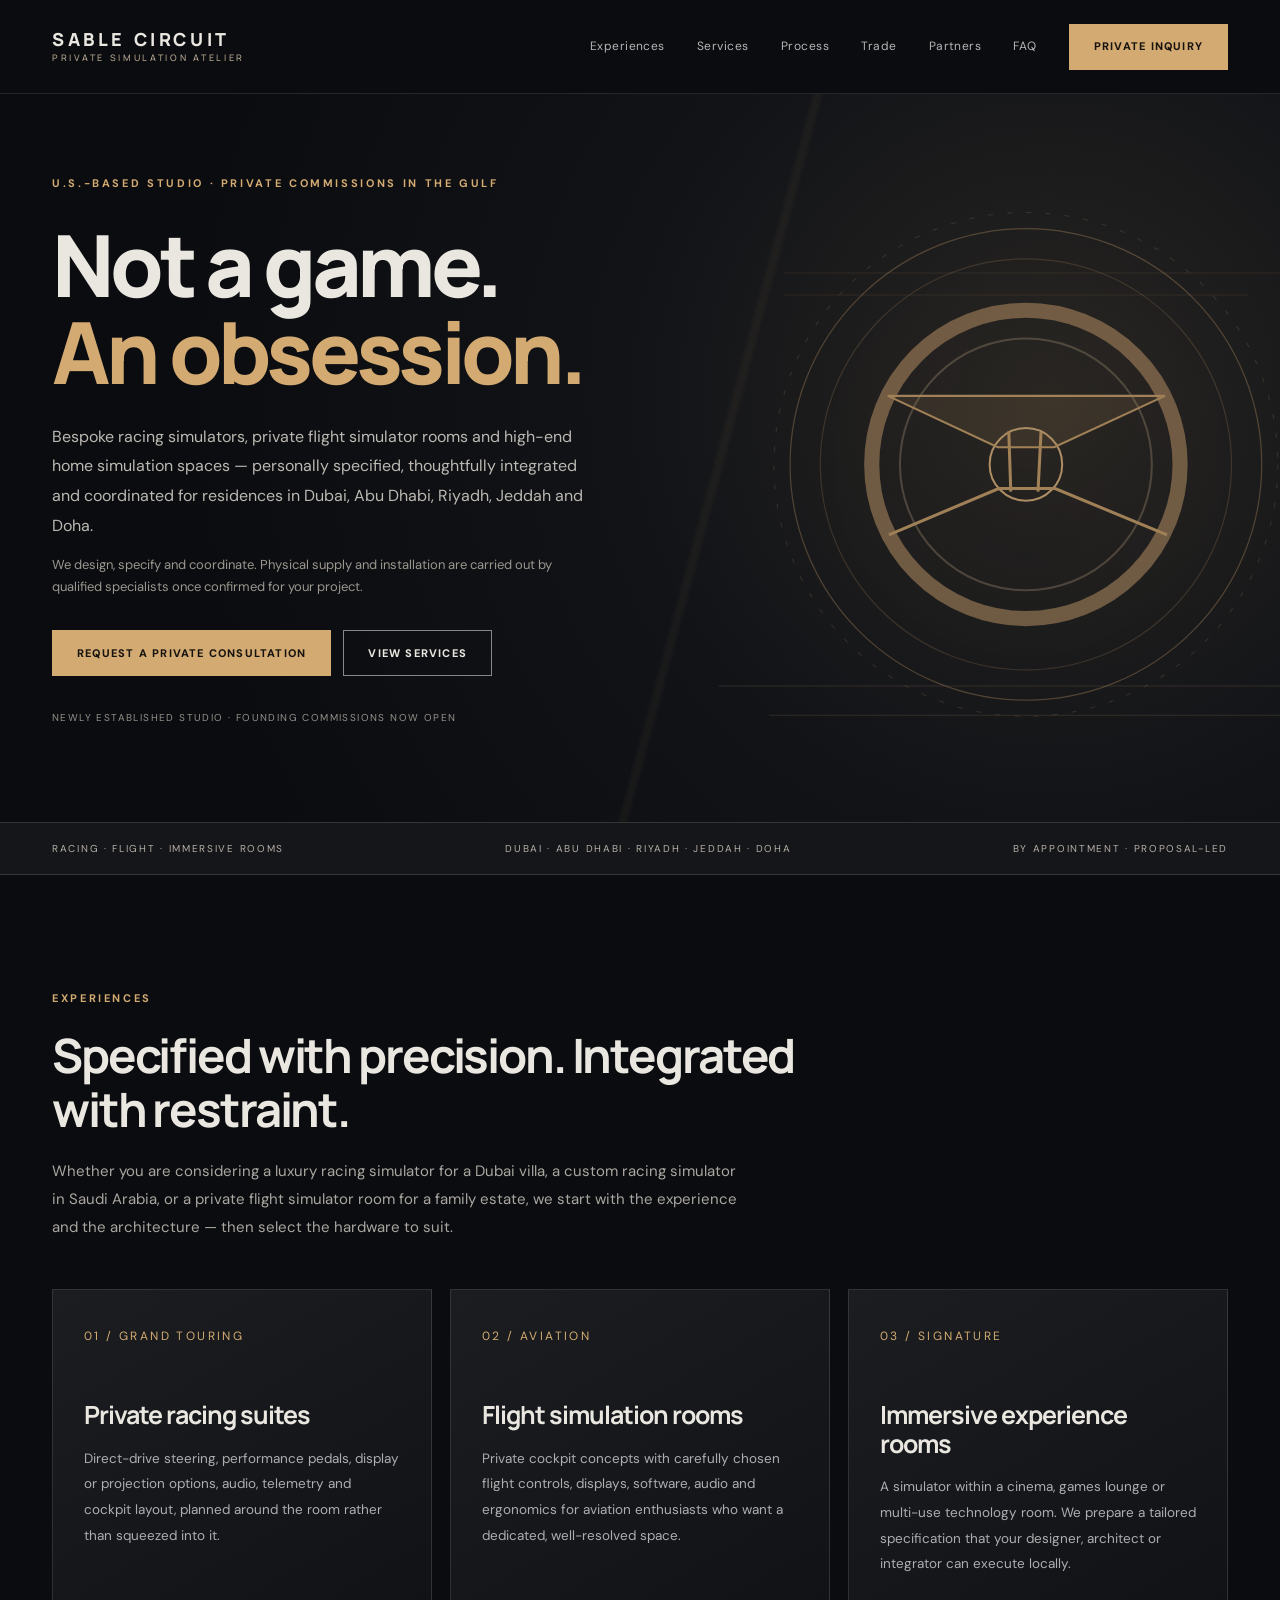
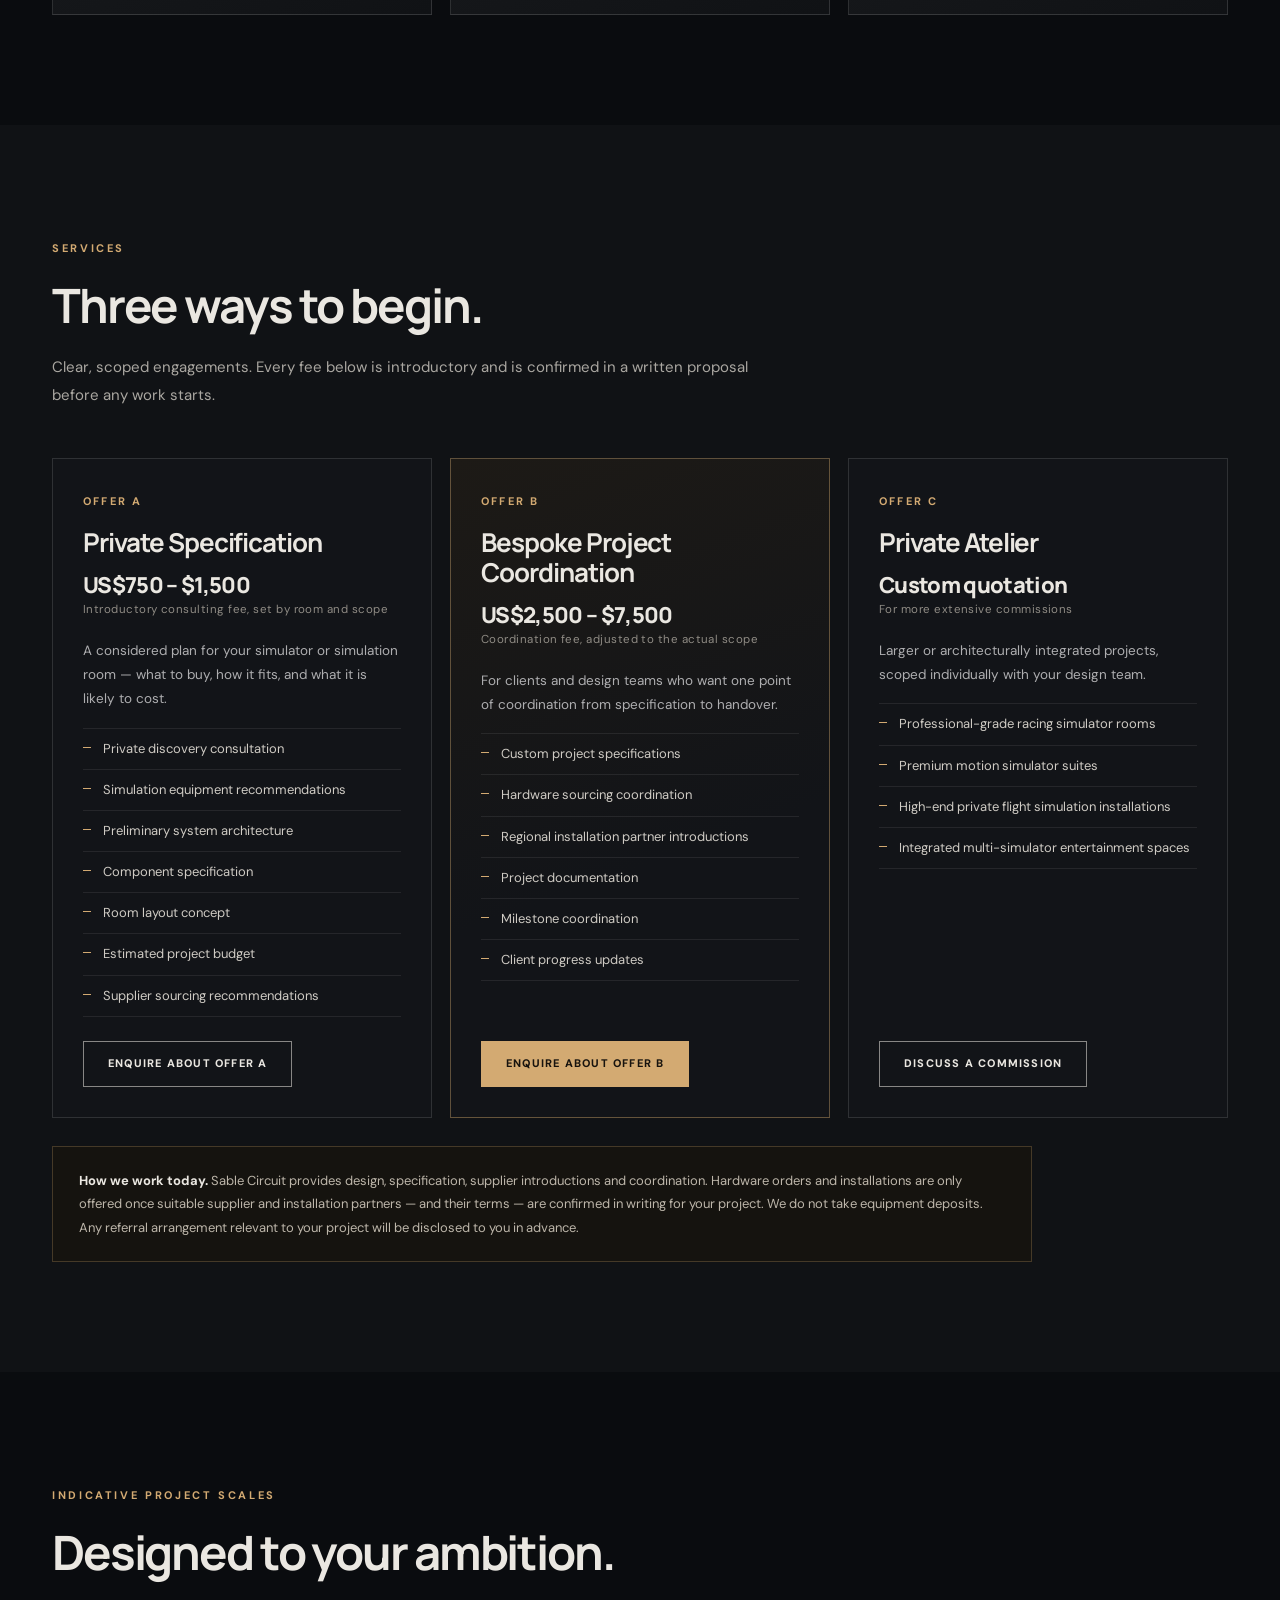
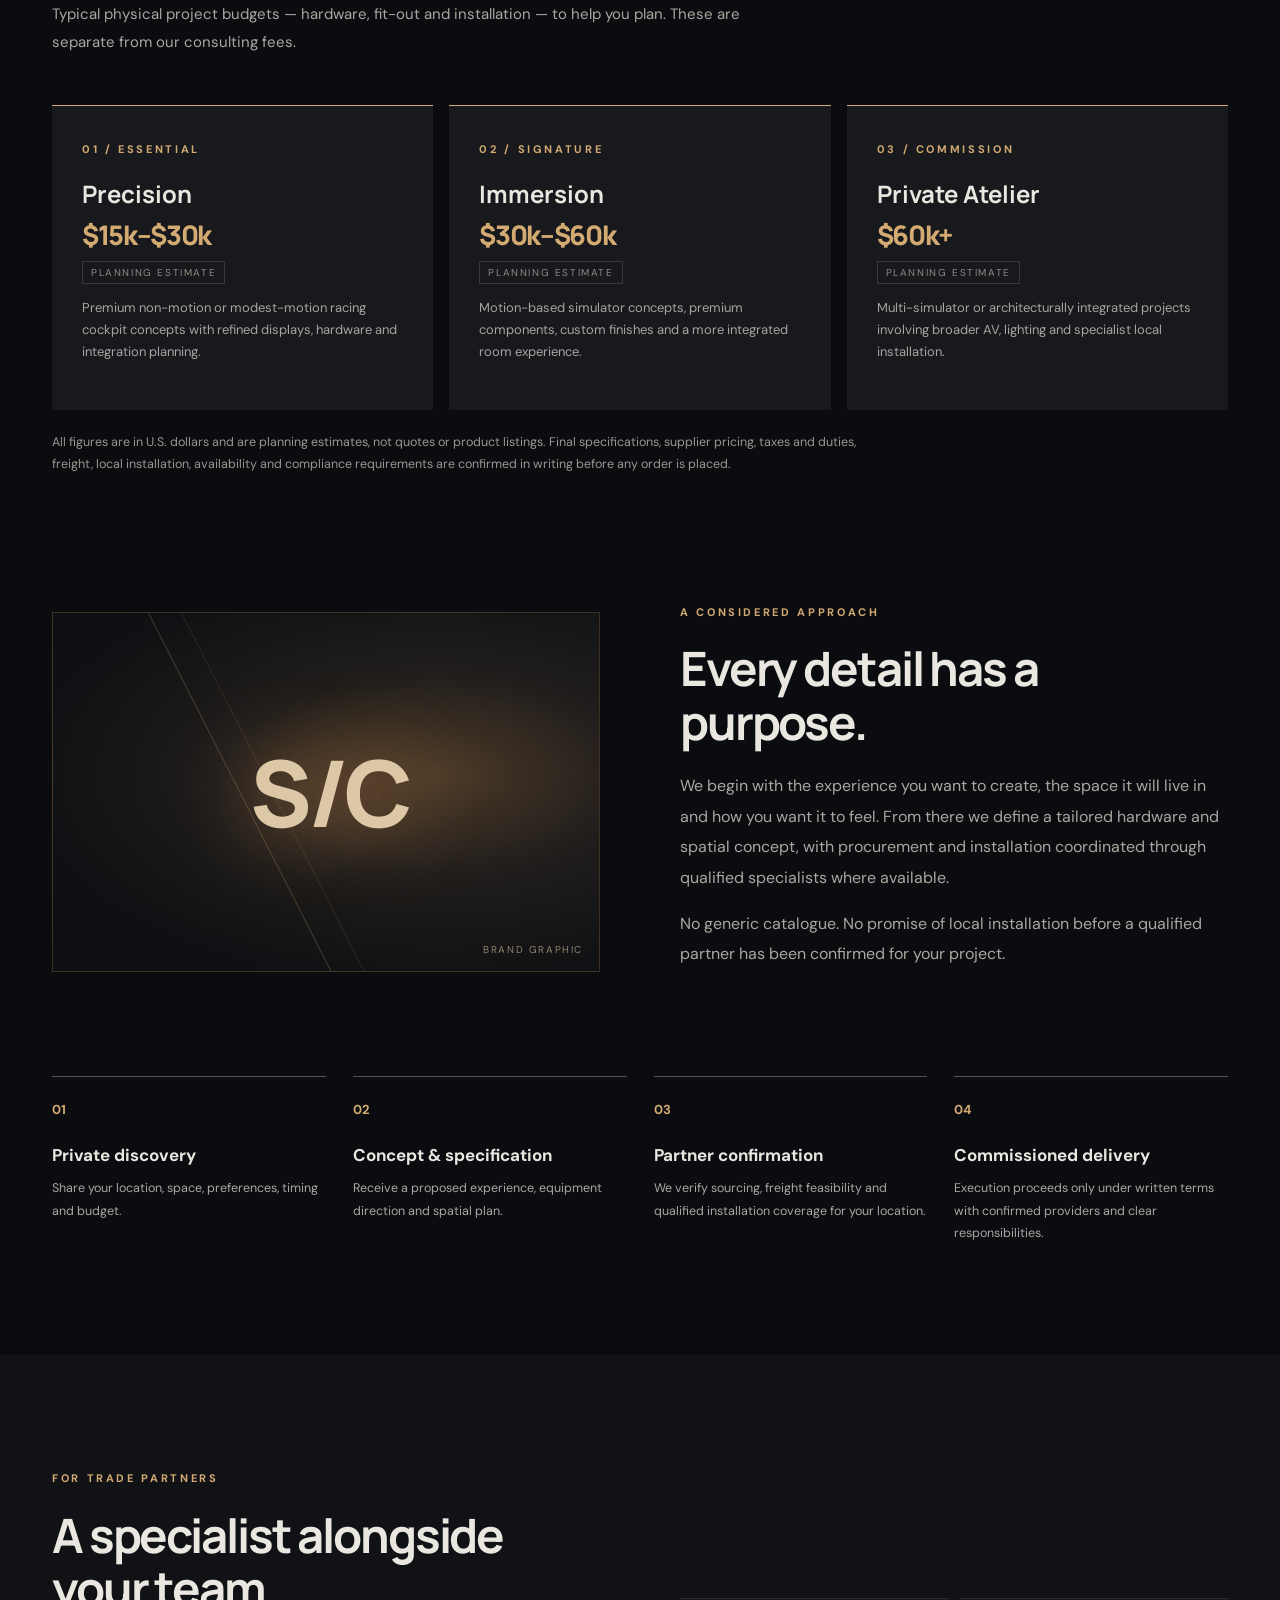
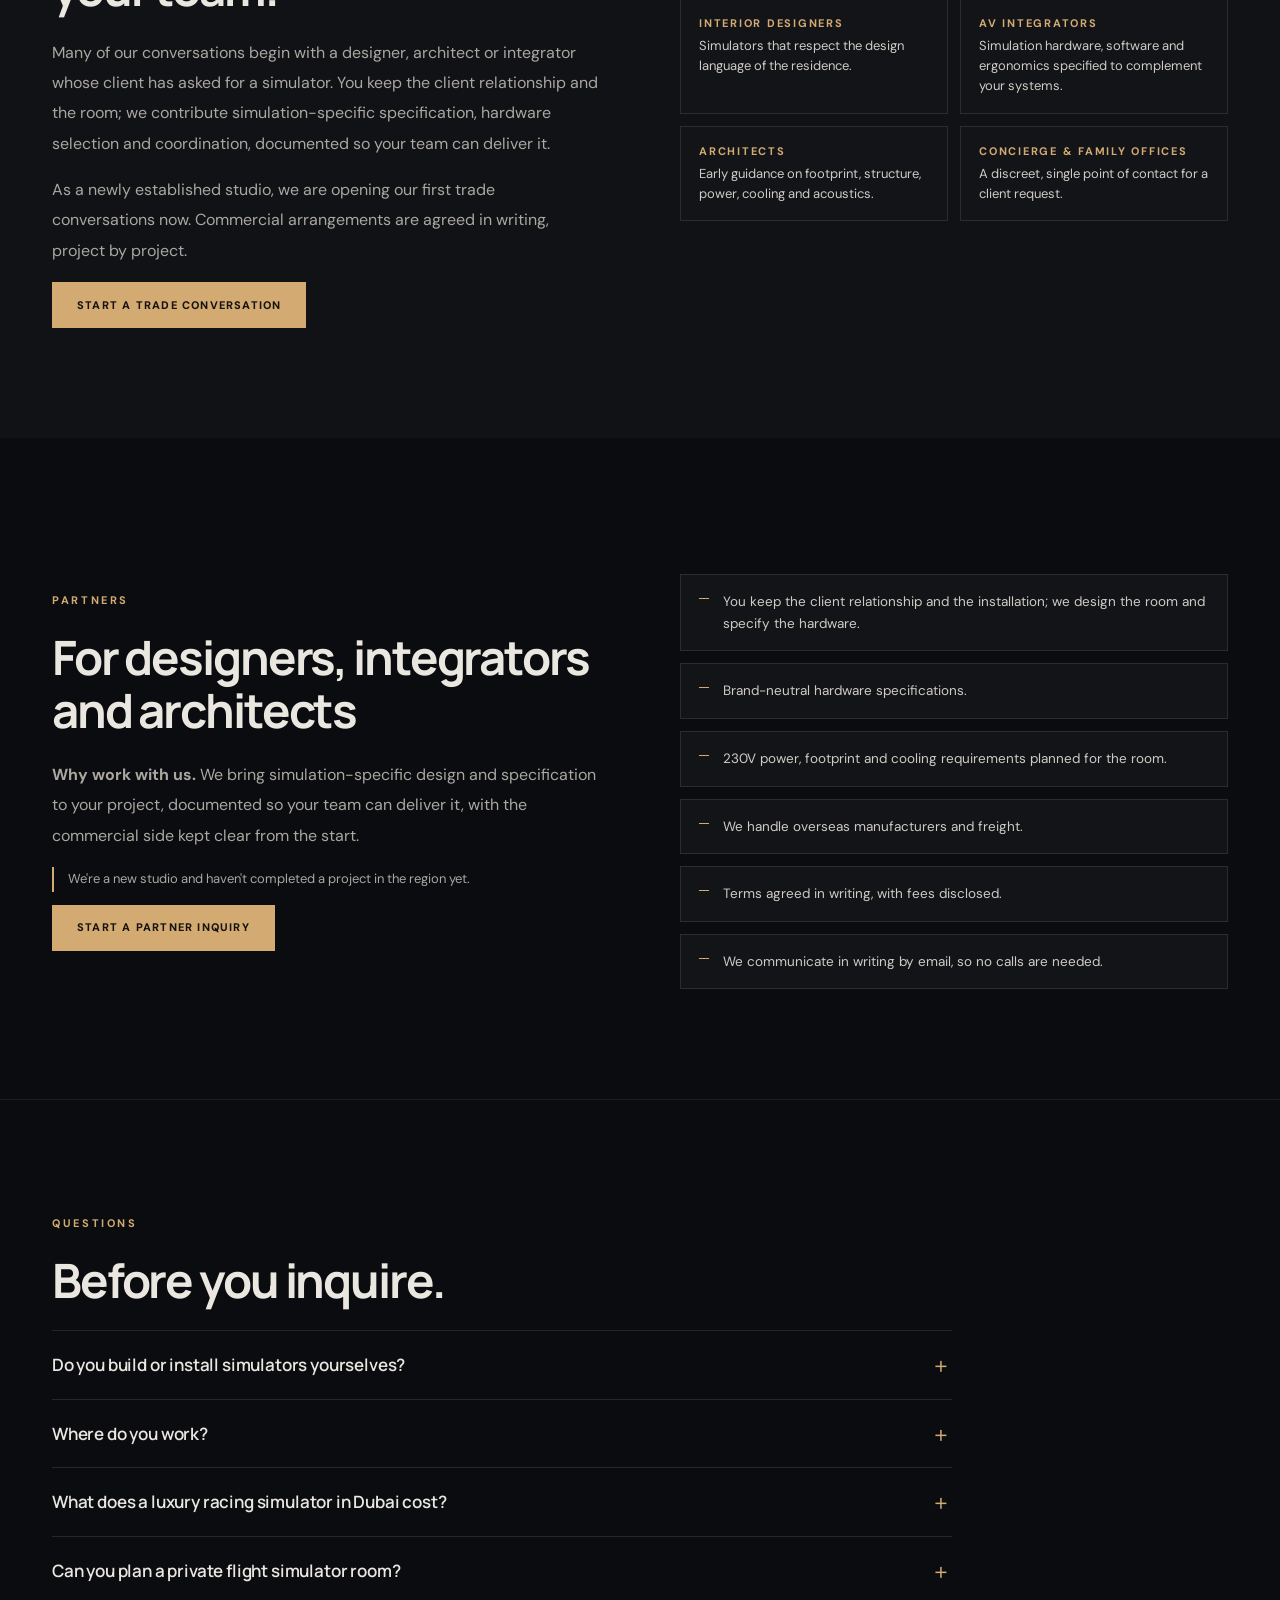
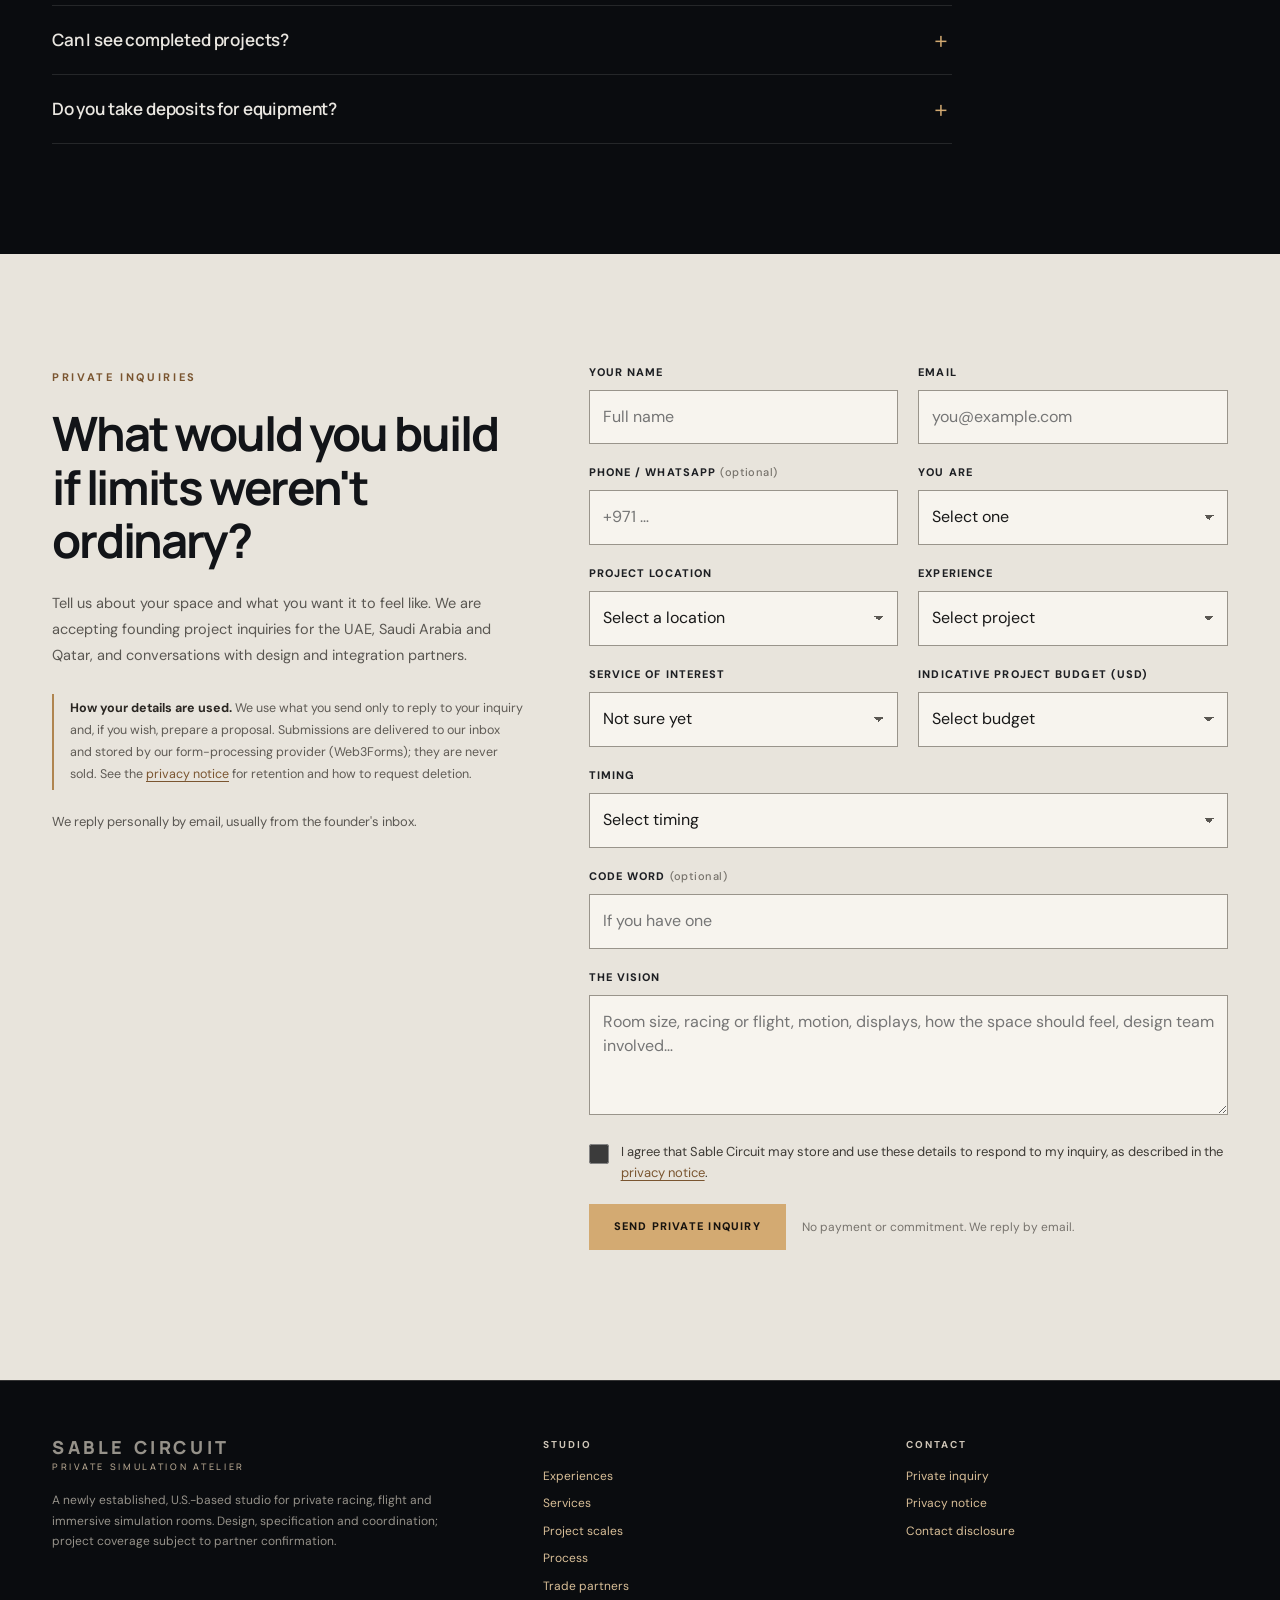
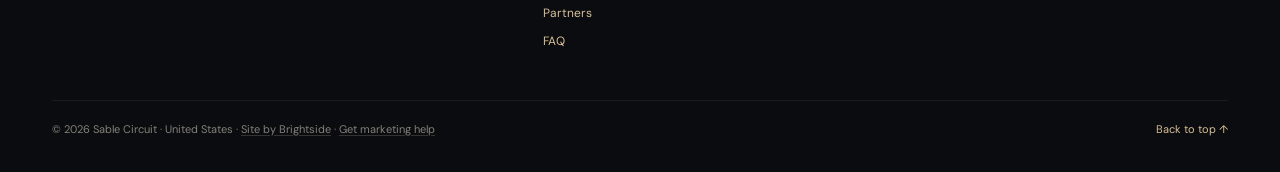
<file: index.html>
<!DOCTYPE html>
<html lang="en">
<head>
  <meta charset="utf-8">
  <meta name="viewport" content="width=device-width, initial-scale=1">
  <title>Sable Circuit — Bespoke Racing &amp; Flight Simulator Rooms, GCC</title>
  <meta name="description" content="Sable Circuit is a U.S.-based private simulation atelier: design, specification and project coordination for bespoke racing simulators, private flight simulator rooms and high-end home simulation spaces in Dubai, Abu Dhabi, Riyadh, Jeddah and Doha.">
  <meta name="theme-color" content="#0a0c0f">
  <meta name="color-scheme" content="dark">
  <meta name="robots" content="index,follow">
  <meta http-equiv="Content-Security-Policy" content="default-src 'self'; script-src 'self' https://www.googletagmanager.com https://www.googleadservices.com https://googleads.g.doubleclick.net https://www.google.com https://bzrcdn.openai.com; style-src 'self'; img-src 'self' data: https://www.googletagmanager.com https://googleads.g.doubleclick.net https://ad.doubleclick.net https://www.google.com https://www.googleadservices.com https://bzr.openai.com; font-src 'self'; connect-src 'self' https://api.web3forms.com https://www.googletagmanager.com https://www.google.com https://googleads.g.doubleclick.net https://ad.doubleclick.net https://www.googleadservices.com https://bzr.openai.com https://bzrcdn.openai.com; frame-src https://www.googletagmanager.com; form-action 'self' https://api.web3forms.com; base-uri 'self'; object-src 'none'">
  <meta name="referrer" content="strict-origin-when-cross-origin">
  <link rel="canonical" href="https://sable-circuit.com/">

  <!-- Open Graph / Twitter. -->
  <meta property="og:type" content="website">
  <meta property="og:site_name" content="Sable Circuit">
  <meta property="og:title" content="Sable Circuit — Private Simulation Atelier">
  <meta property="og:description" content="Design, specification and coordination for bespoke racing and flight simulation rooms in the UAE, Saudi Arabia and Qatar.">
  <meta property="og:url" content="https://sable-circuit.com/">
  <meta property="og:image" content="https://sable-circuit.com/og-image.png">
  <meta property="og:image:width" content="1200">
  <meta property="og:image:height" content="630">
  <meta property="og:image:alt" content="Sable Circuit — Private Simulation Atelier brand graphic">
  <meta property="og:locale" content="en_US">
  <meta name="twitter:card" content="summary_large_image">
  <meta name="twitter:title" content="Sable Circuit — Private Simulation Atelier">
  <meta name="twitter:description" content="Design, specification and coordination for bespoke racing and flight simulation rooms in the UAE, Saudi Arabia and Qatar.">
  <meta name="twitter:image" content="https://sable-circuit.com/og-image.png">

  <link rel="icon" href="favicon.svg" type="image/svg+xml">
  <link rel="icon" href="favicon-32.png" type="image/png" sizes="32x32">
  <link rel="apple-touch-icon" href="apple-touch-icon.png">
  <link rel="manifest" href="site.webmanifest">
  <link rel="preload" href="assets/fonts/manrope-var.woff2" as="font" type="font/woff2" crossorigin>
  <link rel="preload" href="assets/fonts/dmsans-var.woff2" as="font" type="font/woff2" crossorigin>
  <link rel="stylesheet" href="assets/css/site.css">

  <script type="application/ld+json">
  {
    "@context": "https://schema.org",
    "@graph": [
      {
        "@type": "ProfessionalService",
        "@id": "https://sable-circuit.com/#organization",
        "name": "Sable Circuit",
        "slogan": "Private Simulation Atelier",
        "description": "U.S.-based boutique studio offering design consulting, technical specification, supplier introductions and project coordination for private racing simulators, flight simulation suites and immersive technology rooms.",
        "url": "https://sable-circuit.com/",
        "logo": "https://sable-circuit.com/assets/brand/logo-512.png",
        "image": "https://sable-circuit.com/og-image.png",
        "areaServed": [
          {"@type": "City", "name": "Dubai"},
          {"@type": "City", "name": "Abu Dhabi"},
          {"@type": "City", "name": "Riyadh"},
          {"@type": "City", "name": "Jeddah"},
          {"@type": "City", "name": "Doha"}
        ],
        "knowsAbout": ["Racing simulators", "Flight simulators", "Home simulation rooms", "Immersive technology rooms"],
        "hasOfferCatalog": {
          "@type": "OfferCatalog",
          "name": "Sable Circuit services",
          "itemListElement": [
            {"@type": "Offer", "name": "Private Specification", "priceSpecification": {"@type": "PriceSpecification", "priceCurrency": "USD", "minPrice": 750, "maxPrice": 1500}},
            {"@type": "Offer", "name": "Bespoke Project Coordination", "priceSpecification": {"@type": "PriceSpecification", "priceCurrency": "USD", "minPrice": 2500, "maxPrice": 7500}},
            {"@type": "Offer", "name": "Private Atelier", "description": "Custom quotation"}
          ]
        }
      },
      {
        "@type": "WebSite",
        "@id": "https://sable-circuit.com/#website",
        "url": "https://sable-circuit.com/",
        "name": "Sable Circuit",
        "publisher": {"@id": "https://sable-circuit.com/#organization"},
        "inLanguage": "en"
      }
    ]
  }
  </script>

  <!-- ANALYTICS SLOT (disabled). Nothing here loads today.
       To enable a privacy-friendly, cookieless tool, uncomment ONE option, add its host to the
       Content-Security-Policy meta tag above (script-src / connect-src) and update privacy/index.html first.
       Option 1 — GoatCounter (free for non-commercial; check terms):
       <script data-goatcounter="https://YOUR_CODE.goatcounter.com/count" async src="https://gc.zgo.at/count.js"></script>
       Option 2 — Plausible:
       <script defer data-domain="YOUR_DOMAIN" src="https://plausible.io/js/script.js"></script>
       Option 3 — Fathom:
       <script src="https://cdn.usefathom.com/script.js" data-site="YOUR_SITE_ID" defer></script>
  -->
  <script src="assets/js/tracking.js"></script>
</head>
<body>
<a class="skip" href="#main">Skip to content</a>
<header class="site">
  <div class="wrap nav">
    <a href="./" class="mark" aria-label="Sable Circuit — home">SABLE CIRCUIT<small>PRIVATE SIMULATION ATELIER</small></a>
    <nav class="menu" aria-label="Primary">
      <a href="#experiences">Experiences</a>
      <a href="#services">Services</a>
      <a href="#process">Process</a>
      <a href="#trade">Trade</a>
      <a href="#partners">Partners</a>
      <a href="#faq">FAQ</a>
      <a class="btn" href="#inquire">Private inquiry</a>
    </nav>
    <details class="mnav">
      <summary aria-label="Open menu"><span class="bars" aria-hidden="true"></span>Menu</summary>
      <nav aria-label="Mobile">
        <a href="#experiences">Experiences</a>
        <a href="#services">Services</a>
        <a href="#scales">Project scales</a>
        <a href="#process">Process</a>
        <a href="#trade">For trade partners</a>
        <a href="#partners">Partners</a>
        <a href="#faq">FAQ</a>
        <a href="#inquire">Private inquiry →</a>
      </nav>
    </details>
  </div>
</header>

<main id="main">
  <aside class="offer-strip" id="offer-strip" data-expires="2026-10-28T23:59:00+04:00" aria-label="Grand opening offer" hidden>
    <div class="wrap"><p><span class="offer-tag">Grand opening</span> Grand opening offer for design and AV partners: contact us with the word <strong>ATELIER</strong> before 11:59 PM UAE time on Wednesday, October 28, 2026 and get 10% off our design fee on your first project. <a href="#inquire" data-role="trade">Send an inquiry →</a></p></div>
  </aside>
  <div class="hero" id="top">
    <div class="illustration" aria-hidden="true"><svg viewBox="0 0 760 650" fill="none" xmlns="http://www.w3.org/2000/svg"><circle cx="420" cy="310" r="234" stroke="#b68f64" stroke-width="1.2" opacity=".5"/><circle cx="420" cy="310" r="204" stroke="#b68f64" stroke-width="1.2" opacity=".3"/><circle cx="420" cy="310" r="153" stroke="#b68f64" stroke-width="15" opacity=".75"/><circle cx="420" cy="310" r="125" stroke="#8b7865" stroke-width="2" opacity=".6"/><circle cx="420" cy="310" r="36" stroke="#e2b880" stroke-width="2"/><path d="M283 242H558L448 293H392L283 242Z" fill="#d2a66d" fill-opacity=".16" stroke="#d2a66d" stroke-width="2"/><path d="M284 380L393 334H449L560 380" stroke="#d2a66d" stroke-width="3"/><path d="M405 337L403 277M432 337L435 278" stroke="#d2a66d" stroke-width="3"/><path d="M115 530H730M165 559H680" stroke="#b68f64" opacity=".26"/><path d="M180 120H690M180 142H640" stroke="#b68f64" opacity=".19"/><circle cx="420" cy="310" r="250" stroke="#b68f64" stroke-dasharray="5 14" opacity=".28"/></svg></div>
    <div class="wrap hero-content">
      <div class="hero-text">
        <span class="eyebrow">U.S.-based studio · Private commissions in the Gulf</span>
        <h1>Not a game.<br><em>An obsession.</em></h1>
        <p>Bespoke racing simulators, private flight simulator rooms and high-end home simulation spaces — personally specified, thoughtfully integrated and coordinated for residences in Dubai, Abu Dhabi, Riyadh, Jeddah and Doha.</p>
        <p class="sub">We design, specify and coordinate. Physical supply and installation are carried out by qualified specialists once confirmed for your project.</p>
        <div class="hero-buttons"><a class="btn" href="#inquire">Request a private consultation</a><a class="btn ghost" href="#services">View services</a></div>
        <div class="hero-id">Newly established studio · Founding commissions now open</div>
      </div>
    </div>
  </div>
  <div class="ticker"><div class="wrap"><span>Racing · Flight · Immersive rooms</span><span>Dubai · Abu Dhabi · Riyadh · Jeddah · Doha</span><span>By appointment · Proposal-led</span></div></div>

  <section id="experiences">
    <div class="wrap">
      <span class="eyebrow">Experiences</span>
      <h2 class="section-heading">Specified with precision. Integrated with restraint.</h2>
      <p class="lede">Whether you are considering a luxury racing simulator for a Dubai villa, a custom racing simulator in Saudi Arabia, or a private flight simulator room for a family estate, we start with the experience and the architecture — then select the hardware to suit.</p>
      <div class="grid3">
        <article class="service"><span class="number">01 / GRAND TOURING</span><h3>Private racing suites</h3><p>Direct-drive steering, performance pedals, display or projection options, audio, telemetry and cockpit layout, planned around the room rather than squeezed into it.</p></article>
        <article class="service"><span class="number">02 / AVIATION</span><h3>Flight simulation rooms</h3><p>Private cockpit concepts with carefully chosen flight controls, displays, software, audio and ergonomics for aviation enthusiasts who want a dedicated, well-resolved space.</p></article>
        <article class="service"><span class="number">03 / SIGNATURE</span><h3>Immersive experience rooms</h3><p>A simulator within a cinema, games lounge or multi-use technology room. We prepare a tailored specification that your designer, architect or integrator can execute locally.</p></article>
      </div>
    </div>
  </section>

  <section id="services" class="alt">
    <div class="wrap">
      <span class="eyebrow">Services</span>
      <h2 class="section-heading">Three ways to begin.</h2>
      <p class="lede">Clear, scoped engagements. Every fee below is introductory and is confirmed in a written proposal before any work starts.</p>
      <div class="offers">
        <article class="offer">
          <span class="tag">Offer A</span>
          <h3>Private Specification</h3>
          <div class="fee">US$750 – $1,500</div>
          <p class="fee-note">Introductory consulting fee, set by room and scope</p>
          <p>A considered plan for your simulator or simulation room — what to buy, how it fits, and what it is likely to cost.</p>
          <ul>
            <li>Private discovery consultation</li>
            <li>Simulation equipment recommendations</li>
            <li>Preliminary system architecture</li>
            <li>Component specification</li>
            <li>Room layout concept</li>
            <li>Estimated project budget</li>
            <li>Supplier sourcing recommendations</li>
          </ul>
          <a class="btn ghost" href="#inquire" data-service="Private Specification">Enquire about Offer A</a>
        </article>
        <article class="offer feature">
          <span class="tag">Offer B</span>
          <h3>Bespoke Project Coordination</h3>
          <div class="fee">US$2,500 – $7,500</div>
          <p class="fee-note">Coordination fee, adjusted to the actual scope</p>
          <p>For clients and design teams who want one point of coordination from specification to handover.</p>
          <ul>
            <li>Custom project specifications</li>
            <li>Hardware sourcing coordination</li>
            <li>Regional installation partner introductions</li>
            <li>Project documentation</li>
            <li>Milestone coordination</li>
            <li>Client progress updates</li>
          </ul>
          <a class="btn" href="#inquire" data-service="Bespoke Project Coordination">Enquire about Offer B</a>
        </article>
        <article class="offer">
          <span class="tag">Offer C</span>
          <h3>Private Atelier</h3>
          <div class="fee">Custom quotation</div>
          <p class="fee-note">For more extensive commissions</p>
          <p>Larger or architecturally integrated projects, scoped individually with your design team.</p>
          <ul>
            <li>Professional-grade racing simulator rooms</li>
            <li>Premium motion simulator suites</li>
            <li>High-end private flight simulation installations</li>
            <li>Integrated multi-simulator entertainment spaces</li>
          </ul>
          <a class="btn ghost" href="#inquire" data-service="Private Atelier">Discuss a commission</a>
        </article>
      </div>
      <div class="terms"><strong>How we work today.</strong> Sable Circuit provides design, specification, supplier introductions and coordination. Hardware orders and installations are only offered once suitable supplier and installation partners — and their terms — are confirmed in writing for your project. We do not take equipment deposits. Any referral arrangement relevant to your project will be disclosed to you in advance.</div>
    </div>
  </section>

  <section id="scales">
    <div class="wrap">
      <span class="eyebrow">Indicative project scales</span>
      <h2 class="section-heading">Designed to your ambition.</h2>
      <p class="lede">Typical physical project budgets — hardware, fit-out and installation — to help you plan. These are separate from our consulting fees.</p>
      <div class="budgets">
        <div class="budget"><span class="eyebrow">01 / Essential</span><h3>Precision</h3><div class="price">$15k–$30k</div><span class="label">Planning estimate</span><p>Premium non-motion or modest-motion racing cockpit concepts with refined displays, hardware and integration planning.</p></div>
        <div class="budget"><span class="eyebrow">02 / Signature</span><h3>Immersion</h3><div class="price">$30k–$60k</div><span class="label">Planning estimate</span><p>Motion-based simulator concepts, premium components, custom finishes and a more integrated room experience.</p></div>
        <div class="budget"><span class="eyebrow">03 / Commission</span><h3>Private Atelier</h3><div class="price">$60k+</div><span class="label">Planning estimate</span><p>Multi-simulator or architecturally integrated projects involving broader AV, lighting and specialist local installation.</p></div>
      </div>
      <p class="note">All figures are in U.S. dollars and are planning estimates, not quotes or product listings. Final specifications, supplier pricing, taxes and duties, freight, local installation, availability and compliance requirements are confirmed in writing before any order is placed.</p>
    </div>
  </section>

  <section id="process" class="tight-top">
    <div class="wrap">
      <div class="split" id="approach">
        <div class="panel-art" aria-hidden="true"><span>S / C</span><small>Brand graphic</small></div>
        <div>
          <span class="eyebrow">A considered approach</span>
          <h2 class="section-heading">Every detail has a purpose.</h2>
          <p>We begin with the experience you want to create, the space it will live in and how you want it to feel. From there we define a tailored hardware and spatial concept, with procurement and installation coordinated through qualified specialists where available.</p>
          <p>No generic catalogue. No promise of local installation before a qualified partner has been confirmed for your project.</p>
        </div>
      </div>
      <div class="steps steps-gap">
        <div class="step"><strong>01</strong><h3>Private discovery</h3><p>Share your location, space, preferences, timing and budget.</p></div>
        <div class="step"><strong>02</strong><h3>Concept &amp; specification</h3><p>Receive a proposed experience, equipment direction and spatial plan.</p></div>
        <div class="step"><strong>03</strong><h3>Partner confirmation</h3><p>We verify sourcing, freight feasibility and qualified installation coverage for your location.</p></div>
        <div class="step"><strong>04</strong><h3>Commissioned delivery</h3><p>Execution proceeds only under written terms with confirmed providers and clear responsibilities.</p></div>
      </div>
    </div>
  </section>

  <section id="trade" class="alt">
    <div class="wrap split">
      <div>
        <span class="eyebrow">For trade partners</span>
        <h2 class="section-heading">A specialist alongside your team.</h2>
        <p>Many of our conversations begin with a designer, architect or integrator whose client has asked for a simulator. You keep the client relationship and the room; we contribute simulation-specific specification, hardware selection and coordination, documented so your team can deliver it.</p>
        <p>As a newly established studio, we are opening our first trade conversations now. Commercial arrangements are agreed in writing, project by project.</p>
        <a class="btn" href="#inquire" data-role="trade">Start a trade conversation</a>
      </div>
      <ul class="trade-list">
        <li><b>Interior designers</b>Simulators that respect the design language of the residence.</li>
        <li><b>AV integrators</b>Simulation hardware, software and ergonomics specified to complement your systems.</li>
        <li><b>Architects</b>Early guidance on footprint, structure, power, cooling and acoustics.</li>
        <li><b>Concierge &amp; family offices</b>A discreet, single point of contact for a client request.</li>
      </ul>
    </div>
  </section>

  <section id="partners">
    <div class="wrap split">
      <div>
        <span class="eyebrow">Partners</span>
        <h2 class="section-heading">For designers, integrators and architects</h2>
        <p><strong>Why work with us.</strong> We bring simulation-specific design and specification to your project, documented so your team can deliver it, with the commercial side kept clear from the start.</p>
        <p class="partner-honest">We're a new studio and haven't completed a project in the region yet.</p>
        <a class="btn" href="#inquire" data-role="trade">Start a partner inquiry</a>
      </div>
      <ul class="partner-list">
        <li>You keep the client relationship and the installation; we design the room and specify the hardware.</li>
        <li>Brand-neutral hardware specifications.</li>
        <li>230V power, footprint and cooling requirements planned for the room.</li>
        <li>We handle overseas manufacturers and freight.</li>
        <li>Terms agreed in writing, with fees disclosed.</li>
        <li>We communicate in writing by email, so no calls are needed.</li>
      </ul>
    </div>
  </section>

  <section id="faq">
    <div class="wrap">
      <span class="eyebrow">Questions</span>
      <h2 class="section-heading">Before you inquire.</h2>
      <div class="faq">
        <details><summary>Do you build or install simulators yourselves?</summary><p>No. Sable Circuit designs, specifies and coordinates. Supply and installation are carried out by qualified manufacturers and regional specialists once they are confirmed for your project, and we set out who is responsible for what — equipment, installation, warranty and support — before you commit.</p></details>
        <details><summary>Where do you work?</summary><p>We are based in the United States and focus on private projects in the UAE (Dubai and Abu Dhabi), Saudi Arabia (Riyadh and Jeddah) and Qatar (Doha). Consultations are held remotely; any site visit is agreed in the proposal.</p></details>
        <details><summary>What does a luxury racing simulator in Dubai cost?</summary><p>It depends on motion, displays, finishes and the room itself. As a planning guide, physical projects typically fall into three bands — Precision ($15k–$30k), Immersion ($30k–$60k) and Private Atelier ($60k+). These are estimates, not quotes; a Private Specification produces a project-specific budget.</p></details>
        <details><summary>Can you plan a private flight simulator room?</summary><p>Yes. We prepare the concept, control and display specification, software considerations and room layout for a private flight simulator room, and coordinate with your design team on integration.</p></details>
        <details><summary>Can I see completed projects?</summary><p>Sable Circuit is a newly established studio, and we will not present installations we have not delivered. Any imagery we share is clearly labelled as conceptual. We are happy to walk you through our process and a sample specification outline during discovery.</p></details>
        <details><summary>Do you take deposits for equipment?</summary><p>No. We do not take equipment deposits or accept hardware orders until supplier and installation partners and their terms are confirmed in writing. Our consulting fees are agreed in a written proposal before work begins.</p></details>
      </div>
    </div>
  </section>

  <section id="inquire" class="contact">
    <div class="wrap contact-grid">
      <div>
        <span class="eyebrow">Private inquiries</span>
        <h2 class="section-heading">What would you build if limits weren't ordinary?</h2>
        <p class="contact-copy">Tell us about your space and what you want it to feel like. We are accepting founding project inquiries for the UAE, Saudi Arabia and Qatar, and conversations with design and integration partners.</p>
        <p class="data-note"><strong>How your details are used.</strong> We use what you send only to reply to your inquiry and, if you wish, prepare a proposal. Submissions are delivered to our inbox and stored by our form-processing provider (Web3Forms); they are never sold. See the <a href="privacy/">privacy notice</a> for retention and how to request deletion.</p>
        <p class="direct">We reply personally by email, usually from the founder's inbox.</p>
      </div>
      <div class="form-wrap" id="form-wrap">
        <!-- Form backend: Web3Forms (https://web3forms.com). The access key is configured.
               The key is public by design and does not reveal the inbox. -->
          <form id="leadform" class="form" name="inquiry" method="POST" action="https://api.web3forms.com/submit" accept-charset="UTF-8">
          <input type="hidden" name="access_key" value="091cd955-1ba2-4acc-b35f-6c7724abb203">
          <input type="hidden" name="subject" value="[Sable Circuit Lead] New private inquiry">
          <input type="hidden" name="from_name" value="Sable Circuit website">
          <input type="hidden" name="form_type" value="Private inquiry">
          <input type="hidden" name="redirect" value="https://sable-circuit.com/thank-you/?form=inquiry">
          <input type="checkbox" name="botcheck" class="hp" style="display: none;" tabindex="-1" autocomplete="off" aria-hidden="true">
          <div class="field"><label for="name">Your name</label><input id="name" name="name" type="text" required autocomplete="name" maxlength="120" pattern=".*\S.*" placeholder="Full name"><span class="err">Please enter your name.</span></div>
          <div class="field"><label for="email">Email</label><input id="email" name="email" type="email" required autocomplete="email" maxlength="200" pattern="[^\s@]+@[^\s@]+\.[^\s@]{2,}" placeholder="you@example.com"><span class="err">Please enter a valid email address.</span></div>
          <div class="field"><label for="phone">Phone / WhatsApp <span class="opt">(optional)</span></label><input id="phone" name="phone" type="tel" autocomplete="tel" maxlength="40" placeholder="+971 …"></div>
          <div class="field"><label for="role">You are</label><select id="role" name="role" required><option value="">Select one</option><option>Private client</option><option>Interior designer</option><option>AV integrator</option><option>Architect</option><option>Concierge / family office</option><option>Property developer</option><option>Other</option></select><span class="err">Please choose one.</span></div>
          <div class="field"><label for="location">Project location</label><select name="location" id="location" required><option value="">Select a location</option><option>Dubai</option><option>Abu Dhabi</option><option>Riyadh</option><option>Jeddah</option><option>Doha</option><option>Other GCC location</option><option>Outside the GCC</option></select><span class="err">Please choose a location.</span></div>
          <div class="field"><label for="project">Experience</label><select name="project" id="project" required><option value="">Select project</option><option>Racing simulator</option><option>Flight simulator</option><option>Multi-purpose experience room</option><option>Design / installation partnership</option></select><span class="err">Please choose a project type.</span></div>
          <div class="field"><label for="service">Service of interest</label><select name="service" id="service"><option value="">Not sure yet</option><option>Private Specification</option><option>Bespoke Project Coordination</option><option>Private Atelier</option><option>Trade partnership</option></select></div>
          <div class="field"><label for="budget">Indicative project budget (USD)</label><select name="budget" id="budget" required><option value="">Select budget</option><option>Under $15,000</option><option>$15,000–$30,000 (Precision)</option><option>$30,000–$60,000 (Immersion)</option><option>$60,000+ (Private Atelier)</option><option>Not yet determined</option></select><span class="err">Please choose a budget range.</span></div>
          <div class="field full"><label for="timeline">Timing</label><select name="timeline" id="timeline" required><option value="">Select timing</option><option>0–3 months</option><option>3–6 months</option><option>6+ months</option><option>Exploratory</option></select><span class="err">Please choose a timing.</span></div>
          <div class="field full"><label for="codeword">Code word <span class="opt">(optional)</span></label><input id="codeword" name="code_word" type="text" maxlength="40" autocomplete="off" placeholder="If you have one"></div>
          <div class="field full"><label for="notes">The vision</label><textarea name="notes" id="notes" required minlength="10" maxlength="4000" placeholder="Room size, racing or flight, motion, displays, how the space should feel, design team involved…"></textarea><span class="err">Please tell us a little about the project (at least 10 characters).</span></div>
          <label class="consent"><input type="checkbox" id="consent" name="consent" value="yes" required><span>I agree that Sable Circuit may store and use these details to respond to my inquiry, as described in the <a href="privacy/">privacy notice</a>.</span></label>
          <div class="form-actions"><button class="btn" type="submit">Send private inquiry</button><p class="form-help">No payment or commitment. We reply by email.</p></div>
          <p class="status" id="status" role="status" aria-live="polite"></p>
        </form>
        <div class="success" id="success" tabindex="-1">
          <span class="eyebrow">Received</span>
          <h3>Thank you. Your inquiry is with us.</h3>
          <p>We review every inquiry personally and will reply by email to the address you provided.</p>
          <p>Need to add something? Simply reply to our email when it arrives.</p>
        </div>
      </div>
    </div>
  </section>
</main>

<footer class="footer">
  <div class="wrap">
    <div class="footer-grid">
      <div>
        <div class="mark">SABLE CIRCUIT<small>PRIVATE SIMULATION ATELIER</small></div>
        <p class="footer-blurb">A newly established, U.S.-based studio for private racing, flight and immersive simulation rooms. Design, specification and coordination; project coverage subject to partner confirmation.</p>
      </div>
      <div>
        <h4>Studio</h4>
        <ul><li><a href="#experiences">Experiences</a></li><li><a href="#services">Services</a></li><li><a href="#scales">Project scales</a></li><li><a href="#process">Process</a></li><li><a href="#trade">Trade partners</a></li><li><a href="#partners">Partners</a></li><li><a href="#faq">FAQ</a></li></ul>
      </div>
      <div>
        <h4>Contact</h4>
        <ul><li><a href="#inquire">Private inquiry</a></li><li><a href="privacy/">Privacy notice</a></li><li><a href="privacy/#contact">Contact disclosure</a></li></ul>
      </div>
    </div>
    <div class="fine"><span>© 2026 Sable Circuit · United States <span class="site-credit">· <a href="/built-by/">Site by Brightside</a> · <a href="/built-by/">Get marketing help</a></span></span><span><a href="#top">Back to top ↑</a></span></div>
  </div>
</footer>
<script src="assets/js/offer.js" defer></script>
<script src="assets/js/inquiry.js" defer></script>
</body>
</html>
</file>
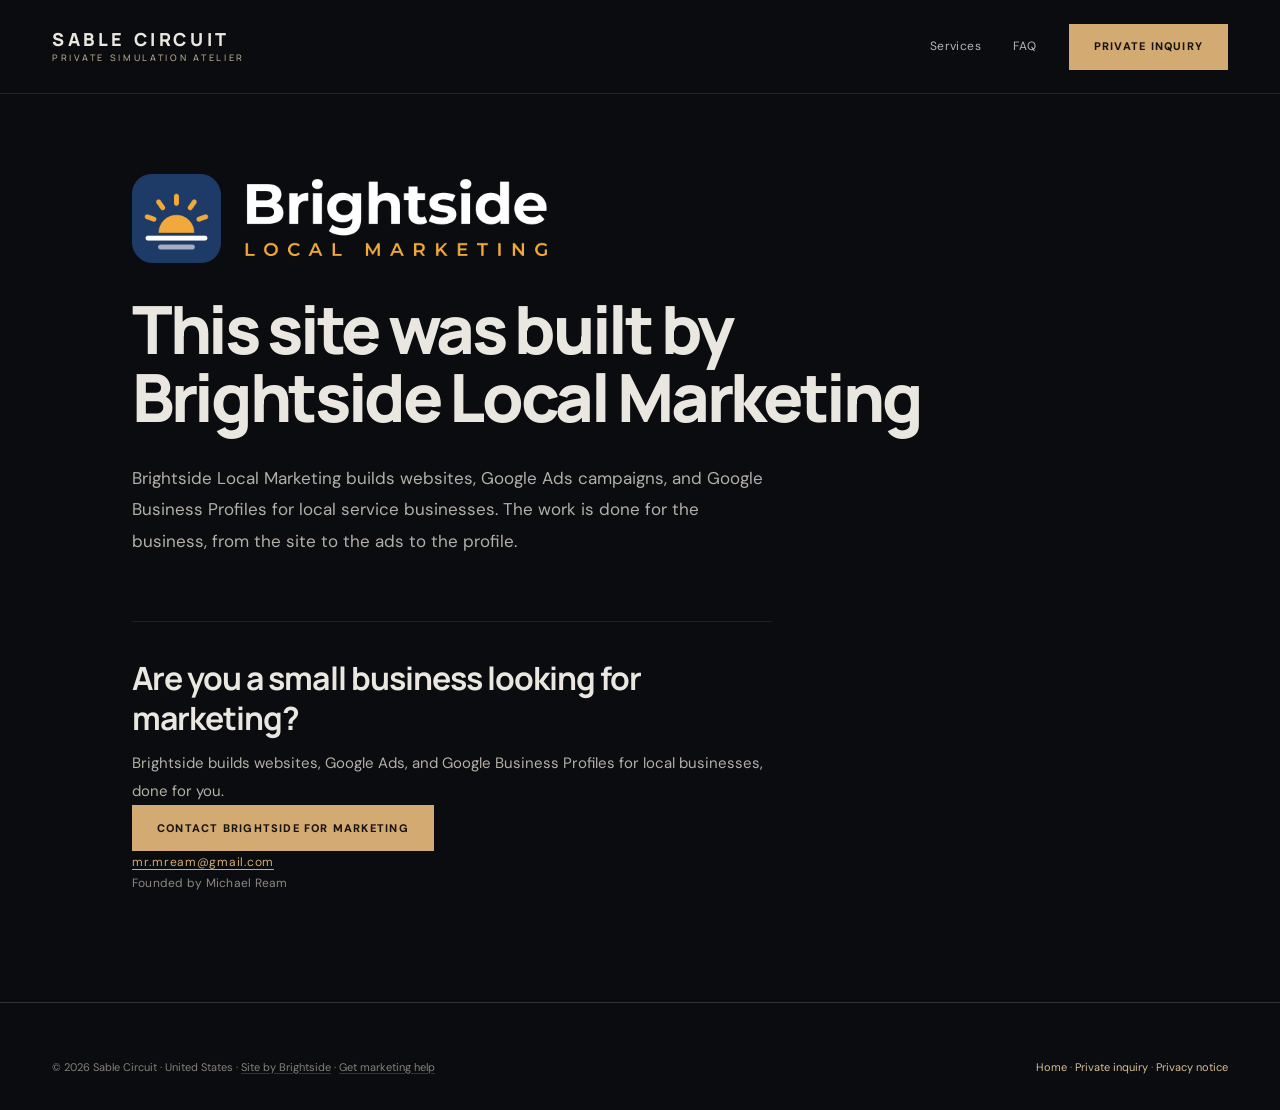
<file: built-by/index.html>
<!DOCTYPE html>
<html lang="en">
<head>
  <meta charset="utf-8">
  <meta name="viewport" content="width=device-width, initial-scale=1">
  <title>Site by Brightside Local Marketing</title>
  <meta name="description" content="This site was built by Brightside Local Marketing. Brightside builds websites, Google Ads campaigns, and Google Business Profiles for local service businesses.">
  <meta name="theme-color" content="#0a0c0f">
  <meta name="color-scheme" content="dark">
  <meta name="robots" content="index,follow">
  <meta http-equiv="Content-Security-Policy" content="default-src 'self'; script-src 'self' https://www.googletagmanager.com https://www.googleadservices.com https://googleads.g.doubleclick.net https://www.google.com https://bzrcdn.openai.com; style-src 'self'; img-src 'self' data: https://www.googletagmanager.com https://googleads.g.doubleclick.net https://ad.doubleclick.net https://www.google.com https://www.googleadservices.com https://bzr.openai.com; font-src 'self'; connect-src 'self' https://api.web3forms.com https://www.googletagmanager.com https://www.google.com https://googleads.g.doubleclick.net https://ad.doubleclick.net https://www.googleadservices.com https://bzr.openai.com https://bzrcdn.openai.com; frame-src https://www.googletagmanager.com; form-action 'self' https://api.web3forms.com; object-src 'none'">
  <meta name="referrer" content="strict-origin-when-cross-origin">
  <link rel="canonical" href="https://sable-circuit.com/built-by/">
  <meta property="og:type" content="website">
  <meta property="og:site_name" content="Sable Circuit">
  <meta property="og:title" content="Site by Brightside Local Marketing">
  <meta property="og:description" content="This site was built by Brightside Local Marketing. Brightside builds websites, Google Ads campaigns, and Google Business Profiles for local service businesses.">
  <meta property="og:url" content="https://sable-circuit.com/built-by/">
  <meta property="og:image" content="https://sable-circuit.com/og-image.png">
  <meta name="twitter:card" content="summary_large_image">
  <meta name="twitter:title" content="Site by Brightside Local Marketing">
  <meta name="twitter:description" content="This site was built by Brightside Local Marketing. Brightside builds websites, Google Ads campaigns, and Google Business Profiles for local service businesses.">
  <meta name="twitter:image" content="https://sable-circuit.com/og-image.png">
  <link rel="icon" href="../favicon.svg" type="image/svg+xml">
  <link rel="icon" href="../favicon-32.png" type="image/png" sizes="32x32">
  <link rel="apple-touch-icon" href="../apple-touch-icon.png">
  <link rel="manifest" href="../site.webmanifest">
  <link rel="stylesheet" href="../assets/css/site.css">
  <script src="../assets/js/tracking.js"></script>
</head>
<body>
<a class="skip" href="#main">Skip to content</a>
<header class="site">
  <div class="wrap nav">
    <a href="../" class="mark" aria-label="Sable Circuit — home">SABLE CIRCUIT<small>PRIVATE SIMULATION ATELIER</small></a>
    <nav class="menu menu-simple" aria-label="Primary"><a href="../#services">Services</a><a href="../#faq">FAQ</a><a class="btn" href="../#inquire">Private inquiry</a></nav>
  </div>
</header>
<main id="main" class="page built-by">
  <div class="wrap">
    <img class="built-logo" src="../assets/brightside/logo_reversed.png" width="1200" height="254" alt="Brightside Local Marketing">
    <h1>This site was built by <br class="built-break">Brightside Local Marketing</h1>
    <div class="built-blurb">
      <p>Brightside Local Marketing builds websites, Google Ads campaigns, and Google Business Profiles for local service businesses. The work is done for the business, from the site to the ads to the profile.</p>
    </div>
    <div class="built-hook">
      <h2>Are you a small business looking for marketing?</h2>
      <p>Brightside builds websites, Google Ads, and Google Business Profiles for local businesses, done for you.</p>
      <p class="built-cta"><a class="btn" href="mailto:mr.mream@gmail.com?subject=Marketing%20inquiry%20via%20Sable%20Circuit">Contact Brightside for marketing</a></p>
      <p class="meta"><a href="mailto:mr.mream@gmail.com">mr.mream@gmail.com</a></p>
      <p class="built-founder">Founded by Michael Ream</p>
    </div>
  </div>
</main>
<footer class="footer">
  <div class="wrap">
    <div class="fine fine-solo"><span>© 2026 Sable Circuit · United States <span class="site-credit">· <a href="/built-by/">Site by Brightside</a> · <a href="/built-by/">Get marketing help</a></span></span><span><a href="../">Home</a> · <a href="../#inquire">Private inquiry</a> · <a href="../privacy/">Privacy notice</a></span></div>
  </div>
</footer>
</body>
</html>
</file>
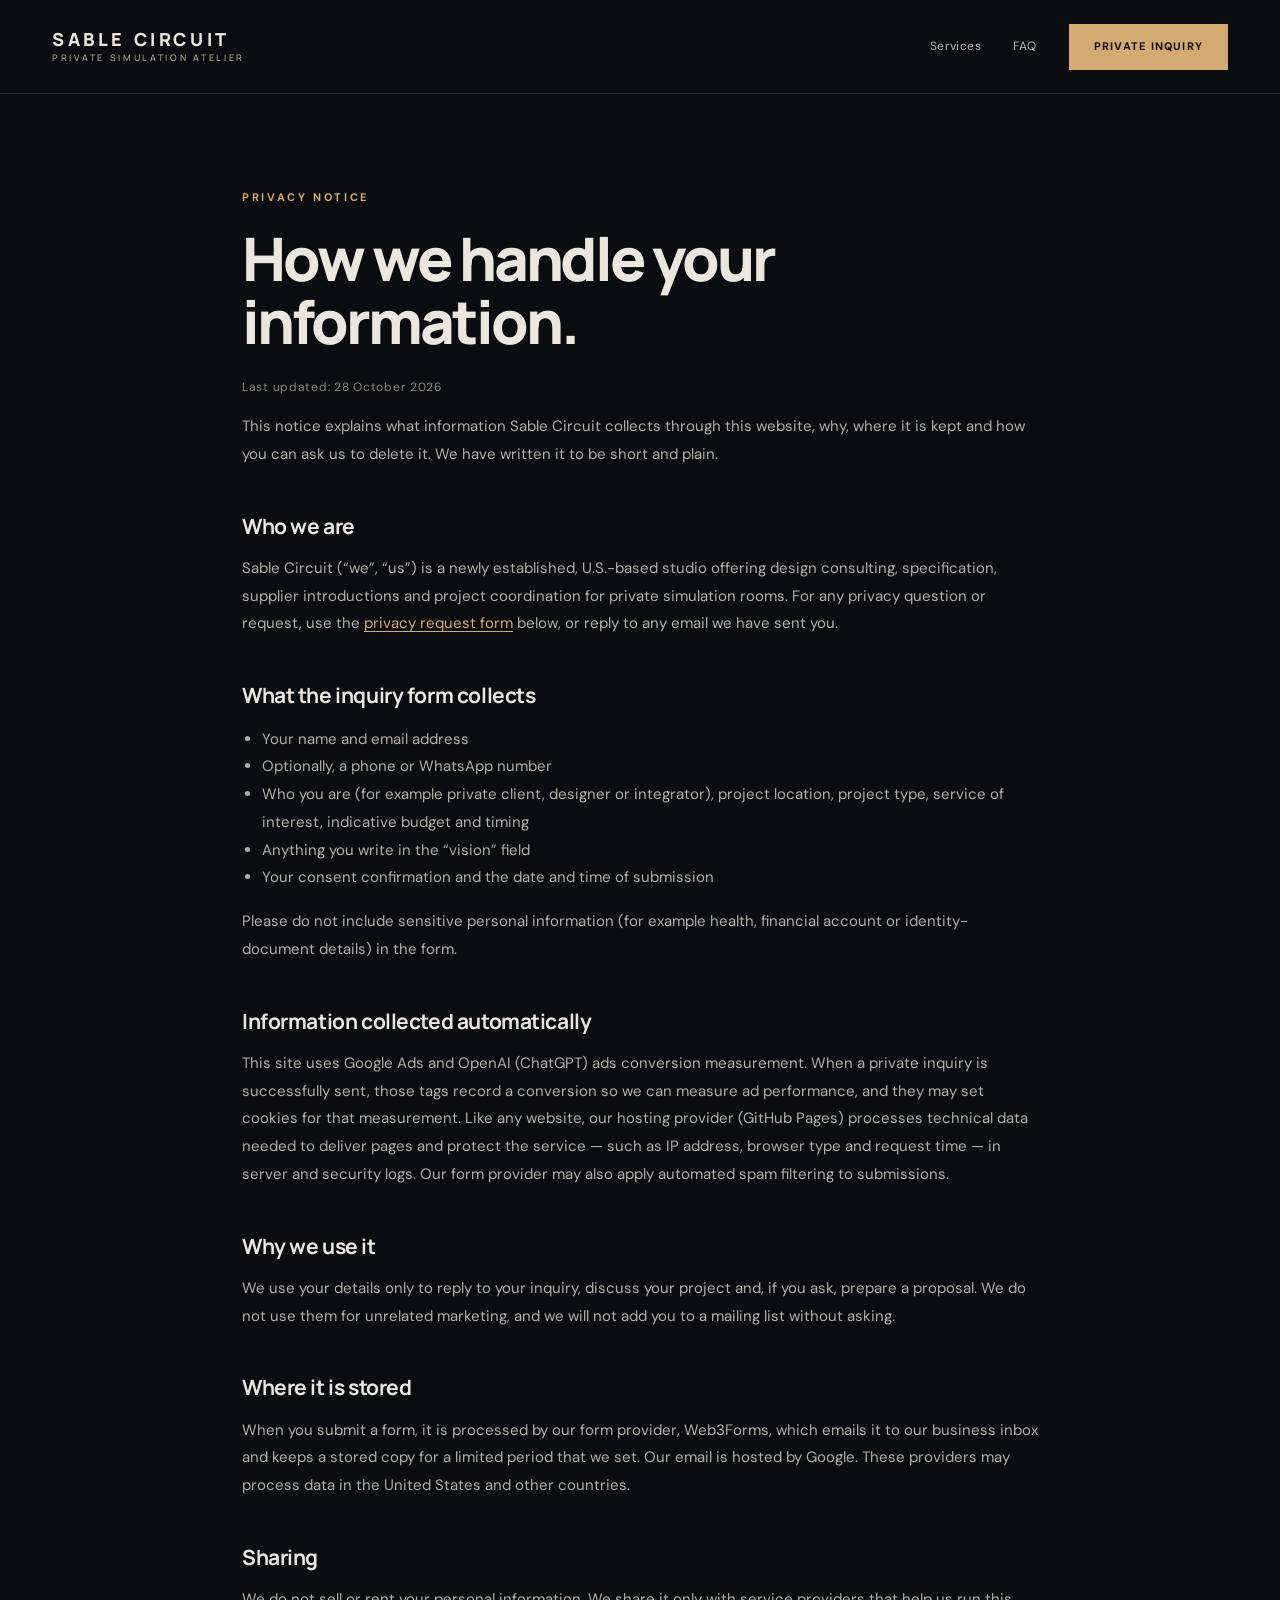
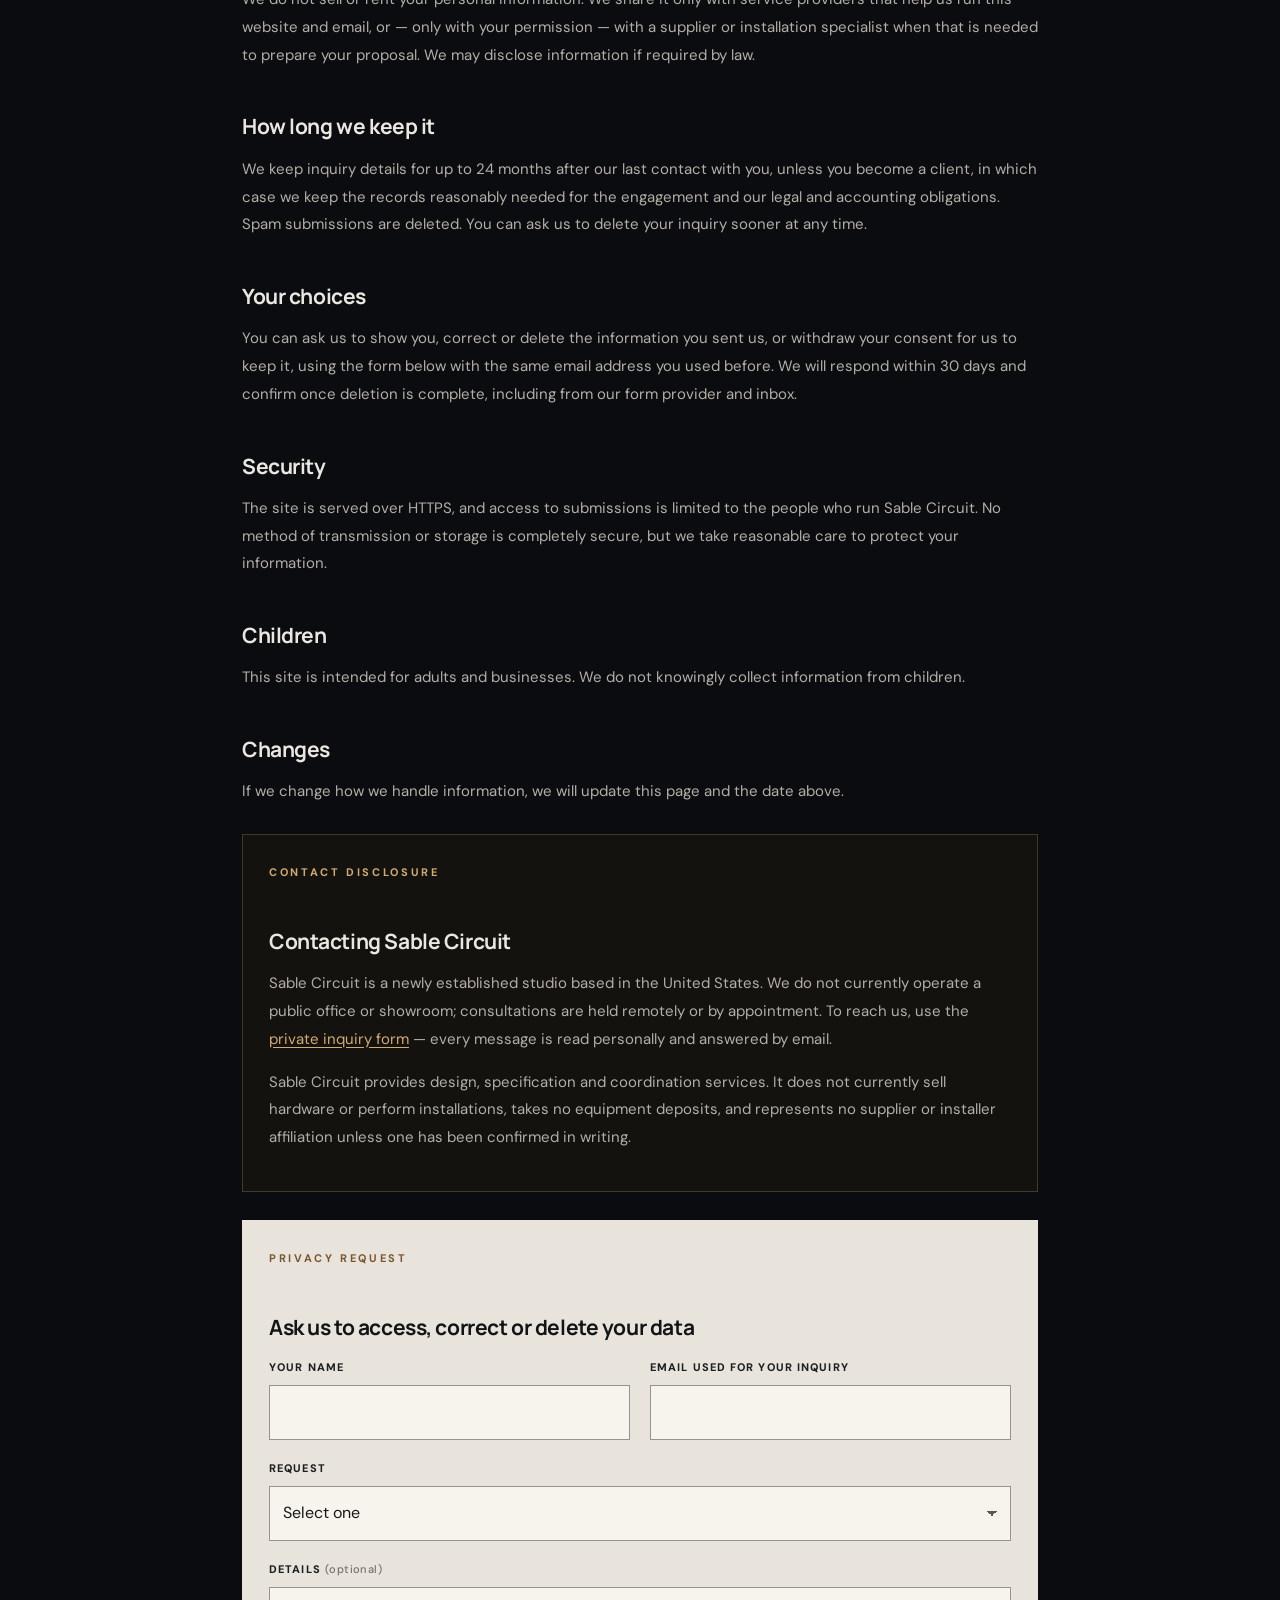
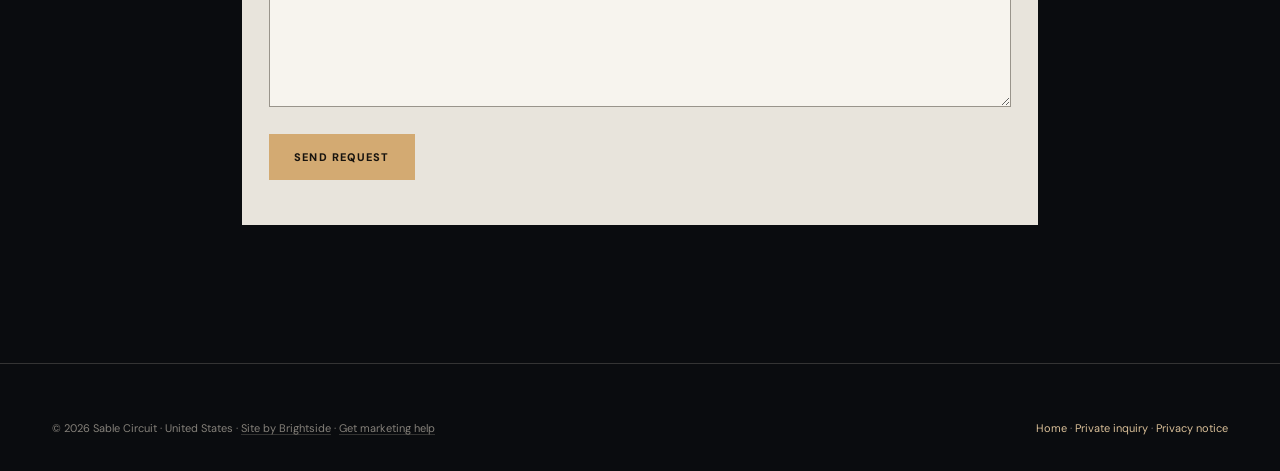
<file: privacy/index.html>
<!DOCTYPE html>
<html lang="en">
<head>
  <meta charset="utf-8">
  <meta name="viewport" content="width=device-width, initial-scale=1">
  <title>Privacy Notice — Sable Circuit</title>
  <meta name="description" content="How Sable Circuit collects, uses, stores and deletes information submitted through its inquiry form.">
  <meta name="theme-color" content="#0a0c0f">
  <meta name="color-scheme" content="dark">
  <meta name="robots" content="index,follow">
  <meta http-equiv="Content-Security-Policy" content="default-src 'self'; script-src 'self' https://www.googletagmanager.com https://www.googleadservices.com https://googleads.g.doubleclick.net https://www.google.com https://bzrcdn.openai.com; style-src 'self'; img-src 'self' data: https://www.googletagmanager.com https://googleads.g.doubleclick.net https://ad.doubleclick.net https://www.google.com https://www.googleadservices.com https://bzr.openai.com; font-src 'self'; connect-src 'self' https://api.web3forms.com https://www.googletagmanager.com https://www.google.com https://googleads.g.doubleclick.net https://ad.doubleclick.net https://www.googleadservices.com https://bzr.openai.com https://bzrcdn.openai.com; frame-src https://www.googletagmanager.com; form-action 'self' https://api.web3forms.com; object-src 'none'">
  <meta name="referrer" content="strict-origin-when-cross-origin">
  <meta property="og:type" content="website">
  <meta property="og:site_name" content="Sable Circuit">
  <meta property="og:title" content="Privacy Notice — Sable Circuit">
  <meta property="og:description" content="How Sable Circuit collects, uses, stores and deletes information submitted through its inquiry form.">
  <meta property="og:image" content="https://sable-circuit.com/og-image.png">
  <meta name="twitter:card" content="summary_large_image">
  <link rel="icon" href="../favicon.svg" type="image/svg+xml">
  <link rel="icon" href="../favicon-32.png" type="image/png" sizes="32x32">
  <link rel="apple-touch-icon" href="../apple-touch-icon.png">
  <link rel="manifest" href="../site.webmanifest">
  <link rel="stylesheet" href="../assets/css/site.css">
  <script src="../assets/js/tracking.js"></script>
</head>
<body>
<a class="skip" href="#main">Skip to content</a>
<header class="site">
  <div class="wrap nav">
    <a href="../" class="mark" aria-label="Sable Circuit — home">SABLE CIRCUIT<small>PRIVATE SIMULATION ATELIER</small></a>
    <nav class="menu menu-simple" aria-label="Primary"><a href="../#services">Services</a><a href="../#faq">FAQ</a><a class="btn" href="../#inquire">Private inquiry</a></nav>
  </div>
</header>
<main id="main" class="page">
  <div class="wrap">
    <span class="eyebrow">Privacy notice</span>
    <h1>How we handle your information.</h1>
    <p class="meta">Last updated: 28 October 2026</p>
    <p>This notice explains what information Sable Circuit collects through this website, why, where it is kept and how you can ask us to delete it. We have written it to be short and plain.</p>

    <h2>Who we are</h2>
    <p>Sable Circuit (“we”, “us”) is a newly established, U.S.-based studio offering design consulting, specification, supplier introductions and project coordination for private simulation rooms. For any privacy question or request, use the <a href="#privacy-request">privacy request form</a> below, or reply to any email we have sent you.</p>

    <h2>What the inquiry form collects</h2>
    <ul>
      <li>Your name and email address</li>
      <li>Optionally, a phone or WhatsApp number</li>
      <li>Who you are (for example private client, designer or integrator), project location, project type, service of interest, indicative budget and timing</li>
      <li>Anything you write in the “vision” field</li>
      <li>Your consent confirmation and the date and time of submission</li>
    </ul>
    <p>Please do not include sensitive personal information (for example health, financial account or identity-document details) in the form.</p>

    <h2>Information collected automatically</h2>
    <p>This site uses Google Ads and OpenAI (ChatGPT) ads conversion measurement. When a private inquiry is successfully sent, those tags record a conversion so we can measure ad performance, and they may set cookies for that measurement. Like any website, our hosting provider (GitHub Pages) processes technical data needed to deliver pages and protect the service — such as IP address, browser type and request time — in server and security logs. Our form provider may also apply automated spam filtering to submissions.</p>

    <h2>Why we use it</h2>
    <p>We use your details only to reply to your inquiry, discuss your project and, if you ask, prepare a proposal. We do not use them for unrelated marketing, and we will not add you to a mailing list without asking.</p>

    <h2>Where it is stored</h2>
    <p>When you submit a form, it is processed by our form provider, Web3Forms, which emails it to our business inbox and keeps a stored copy for a limited period that we set. Our email is hosted by Google. These providers may process data in the United States and other countries.</p>

    <h2>Sharing</h2>
    <p>We do not sell or rent your personal information. We share it only with service providers that help us run this website and email, or — only with your permission — with a supplier or installation specialist when that is needed to prepare your proposal. We may disclose information if required by law.</p>

    <h2>How long we keep it</h2>
    <p>We keep inquiry details for up to 24 months after our last contact with you, unless you become a client, in which case we keep the records reasonably needed for the engagement and our legal and accounting obligations. Spam submissions are deleted. You can ask us to delete your inquiry sooner at any time.</p>

    <h2>Your choices</h2>
    <p>You can ask us to show you, correct or delete the information you sent us, or withdraw your consent for us to keep it, using the form below with the same email address you used before. We will respond within 30 days and confirm once deletion is complete, including from our form provider and inbox.</p>

    <h2>Security</h2>
    <p>The site is served over HTTPS, and access to submissions is limited to the people who run Sable Circuit. No method of transmission or storage is completely secure, but we take reasonable care to protect your information.</p>

    <h2>Children</h2>
    <p>This site is intended for adults and businesses. We do not knowingly collect information from children.</p>

    <h2>Changes</h2>
    <p>If we change how we handle information, we will update this page and the date above.</p>

    <div class="card" id="contact">
      <span class="eyebrow">Contact disclosure</span>
      <h2>Contacting Sable Circuit</h2>
      <p>Sable Circuit is a newly established studio based in the United States. We do not currently operate a public office or showroom; consultations are held remotely or by appointment. To reach us, use the <a href="../#inquire">private inquiry form</a> — every message is read personally and answered by email.</p>
      <p>Sable Circuit provides design, specification and coordination services. It does not currently sell hardware or perform installations, takes no equipment deposits, and represents no supplier or installer affiliation unless one has been confirmed in writing.</p>
    </div>

    <div class="card contact request-card" id="privacy-request">
      <span class="eyebrow">Privacy request</span>
      <h2>Ask us to access, correct or delete your data</h2>
      <div class="form-wrap" id="form-wrap">
        <form id="leadform" class="form" name="privacy-request" method="POST" action="https://api.web3forms.com/submit" accept-charset="UTF-8">
          <input type="hidden" name="access_key" value="091cd955-1ba2-4acc-b35f-6c7724abb203">
          <input type="hidden" name="subject" value="[Sable Circuit Lead] Privacy request">
          <input type="hidden" name="from_name" value="Sable Circuit website">
          <input type="hidden" name="form_type" value="Privacy request">
          <input type="hidden" name="redirect" value="https://sable-circuit.com/thank-you/">
          <input type="checkbox" name="botcheck" class="hp" style="display: none;" tabindex="-1" autocomplete="off" aria-hidden="true">
          <div class="field"><label for="pr-name">Your name</label><input id="pr-name" name="name" type="text" required autocomplete="name" maxlength="120" pattern=".*\S.*"><span class="err">Please enter your name.</span></div>
          <div class="field"><label for="pr-email">Email used for your inquiry</label><input id="pr-email" name="email" type="email" required autocomplete="email" maxlength="200" pattern="[^\s@]+@[^\s@]+\.[^\s@]{2,}"><span class="err">Please enter a valid email address.</span></div>
          <div class="field full"><label for="pr-type">Request</label><select id="pr-type" name="request" required><option value="">Select one</option><option>Delete my data</option><option>Send me a copy of my data</option><option>Correct my data</option><option>Other privacy question</option></select><span class="err">Please choose a request.</span></div>
          <div class="field full"><label for="pr-notes">Details <span class="opt">(optional)</span></label><textarea id="pr-notes" name="notes" maxlength="2000"></textarea></div>
          <div class="form-actions"><button class="btn" type="submit">Send request</button></div>
          <p class="status" id="status" role="status" aria-live="polite"></p>
        </form>
        <div class="success" id="success" tabindex="-1"><span class="eyebrow">Received</span><h3>Request received.</h3><p>We will reply by email within 30 days, and usually much sooner.</p></div>
      </div>
    </div>
  </div>
</main>
<footer class="footer">
  <div class="wrap">
    <div class="fine fine-solo"><span>© 2026 Sable Circuit · United States <span class="site-credit">· <a href="/built-by/">Site by Brightside</a> · <a href="/built-by/">Get marketing help</a></span></span><span><a href="../">Home</a> · <a href="../#inquire">Private inquiry</a> · <a href="../privacy/">Privacy notice</a></span></div>
  </div>
</footer>
<script src="../assets/js/inquiry.js" defer></script>
</body>
</html>
</file>
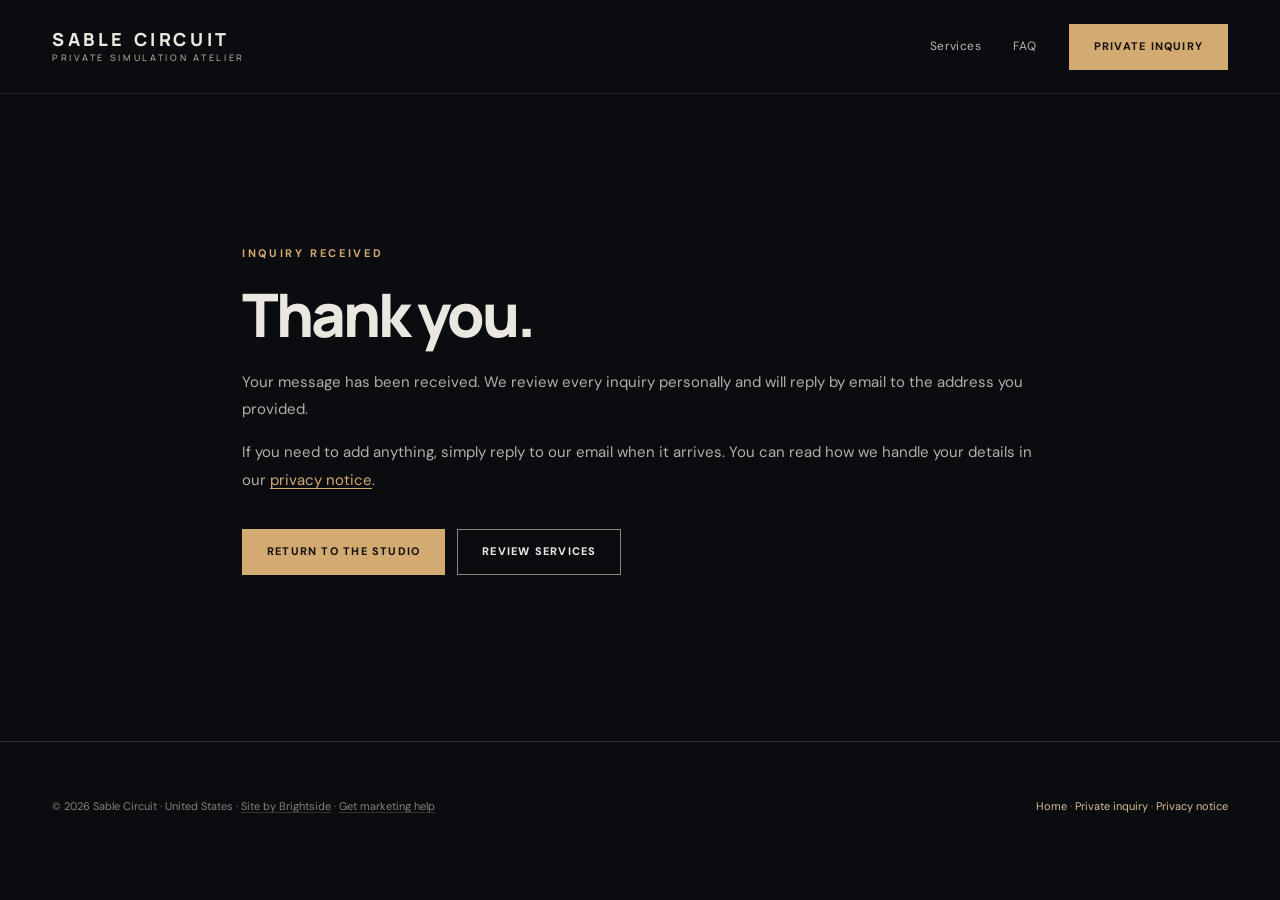
<file: thank-you/index.html>
<!DOCTYPE html>
<html lang="en">
<head>
  <meta charset="utf-8">
  <meta name="viewport" content="width=device-width, initial-scale=1">
  <title>Thank You — Sable Circuit</title>
  <meta name="description" content="Your inquiry to Sable Circuit has been received.">
  <meta name="theme-color" content="#0a0c0f">
  <meta name="color-scheme" content="dark">
  <meta name="robots" content="noindex,follow">
  <meta http-equiv="Content-Security-Policy" content="default-src 'self'; script-src 'self' https://www.googletagmanager.com https://www.googleadservices.com https://googleads.g.doubleclick.net https://www.google.com https://bzrcdn.openai.com; style-src 'self'; img-src 'self' data: https://www.googletagmanager.com https://googleads.g.doubleclick.net https://ad.doubleclick.net https://www.google.com https://www.googleadservices.com https://bzr.openai.com; font-src 'self'; connect-src 'self' https://api.web3forms.com https://www.googletagmanager.com https://www.google.com https://googleads.g.doubleclick.net https://ad.doubleclick.net https://www.googleadservices.com https://bzr.openai.com https://bzrcdn.openai.com; frame-src https://www.googletagmanager.com; form-action 'self' https://api.web3forms.com; object-src 'none'">
  <meta name="referrer" content="strict-origin-when-cross-origin">
  <meta property="og:type" content="website">
  <meta property="og:site_name" content="Sable Circuit">
  <meta property="og:title" content="Thank You — Sable Circuit">
  <meta property="og:description" content="Your inquiry to Sable Circuit has been received.">
  <meta property="og:image" content="https://sable-circuit.com/og-image.png">
  <meta name="twitter:card" content="summary_large_image">
  <link rel="icon" href="../favicon.svg" type="image/svg+xml">
  <link rel="icon" href="../favicon-32.png" type="image/png" sizes="32x32">
  <link rel="apple-touch-icon" href="../apple-touch-icon.png">
  <link rel="manifest" href="../site.webmanifest">
  <link rel="stylesheet" href="../assets/css/site.css">
  <script src="../assets/js/tracking.js"></script>
</head>
<body>
<a class="skip" href="#main">Skip to content</a>
<header class="site">
  <div class="wrap nav">
    <a href="../" class="mark" aria-label="Sable Circuit — home">SABLE CIRCUIT<small>PRIVATE SIMULATION ATELIER</small></a>
    <nav class="menu menu-simple" aria-label="Primary"><a href="../#services">Services</a><a href="../#faq">FAQ</a><a class="btn" href="../#inquire">Private inquiry</a></nav>
  </div>
</header>
<main id="main" class="page center-page">
  <div class="wrap">
    <span class="eyebrow">Inquiry received</span>
    <h1>Thank you.</h1>
    <p>Your message has been received. We review every inquiry personally and will reply by email to the address you provided.</p>
    <p>If you need to add anything, simply reply to our email when it arrives. You can read how we handle your details in our <a href="../privacy/">privacy notice</a>.</p>
    <div class="actions"><a class="btn" href="../">Return to the studio</a><a class="btn ghost" href="../#services">Review services</a></div>
  </div>
</main>
<footer class="footer">
  <div class="wrap">
    <div class="fine fine-solo"><span>© 2026 Sable Circuit · United States <span class="site-credit">· <a href="/built-by/">Site by Brightside</a> · <a href="/built-by/">Get marketing help</a></span></span><span><a href="../">Home</a> · <a href="../#inquire">Private inquiry</a> · <a href="../privacy/">Privacy notice</a></span></div>
  </div>
</footer>
</body>
</html>
</file>
<file: assets/css/site.css>
/* Sable Circuit — site styles. Fonts are self-hosted (SIL OFL 1.1, see assets/fonts/FONTS-LICENSE.txt). */
@font-face{font-family:'Manrope';src:url('../fonts/manrope-var.woff2') format('woff2');font-weight:200 800;font-style:normal;font-display:swap}
@font-face{font-family:'DM Sans';src:url('../fonts/dmsans-var.woff2') format('woff2');font-weight:100 1000;font-style:normal;font-display:swap}
:root{--bg:#0a0c0f;--paper:#eae7e1;--mute:#aaa9a6;--accent:#d3aa72;--accent-2:#e9c395;--line:#383b40;--panel:#14171b;--ink:#121418;--sand:#e8e4dc}
*{box-sizing:border-box}
html{scroll-behavior:smooth;-webkit-text-size-adjust:100%}
body{margin:0;background:var(--bg);color:var(--paper);font-family:'DM Sans',Arial,sans-serif;line-height:1.55;overflow-x:hidden}
a{color:inherit;text-decoration:none}
img,svg{max-width:100%}
button,input,select,textarea{font:inherit}
::selection{background:var(--accent);color:var(--bg)}
:focus-visible{outline:2px solid var(--accent);outline-offset:3px}
.skip{position:absolute;left:-9999px;top:8px;z-index:50;background:var(--accent);color:#17130e;padding:10px 16px;font-weight:700}
.skip:focus{left:12px}
.wrap{max-width:1240px;margin:auto;padding:0 32px}
.eyebrow{display:inline-block;text-transform:uppercase;letter-spacing:.24em;font-size:11px;font-weight:700;color:var(--accent)}
.sr-only{position:absolute!important;width:1px;height:1px;padding:0;margin:-1px;overflow:hidden;clip:rect(0,0,0,0);white-space:nowrap;border:0}

/* Header */
header.site{border-bottom:1px solid #ffffff1b;position:relative;z-index:5}
.nav{min-height:93px;display:flex;justify-content:space-between;align-items:center;gap:20px}
.mark{font-family:Manrope,sans-serif;font-weight:800;letter-spacing:.20em;font-size:18px;white-space:nowrap;line-height:1.2}
.mark small{display:block;font-weight:500;letter-spacing:.3em;color:#b4a58f;font-size:9px;margin-top:3px}
.menu{display:flex;align-items:center;gap:32px;font-size:12px;color:#b5b6b4;letter-spacing:.04em}
.menu a:not(.btn):hover{color:var(--paper)}
.mnav{display:none;position:relative}
.mnav summary{list-style:none;cursor:pointer;display:inline-flex;align-items:center;gap:10px;min-height:42px;padding:0 14px;border:1px solid #6d6a66;font-size:10px;font-weight:800;letter-spacing:.16em;text-transform:uppercase;color:var(--paper)}
.mnav summary::-webkit-details-marker{display:none}
.mnav summary .bars{width:16px;height:9px;border-block:1.5px solid currentColor;position:relative}
.mnav[open] summary{border-color:var(--accent);color:var(--accent)}
.mnav nav{position:absolute;right:0;top:calc(100% + 10px);width:min(78vw,300px);background:#111317;border:1px solid #ffffff22;padding:10px 0;box-shadow:0 18px 40px #0009}
.mnav nav a{display:block;padding:13px 20px;font-size:13px;letter-spacing:.06em;color:#d8d4cd;border-bottom:1px solid #ffffff10}
.mnav nav a:last-child{border-bottom:0;color:var(--accent);font-weight:700}

/* Buttons */
.btn{display:inline-flex;align-items:center;justify-content:center;min-height:46px;padding:0 24px;letter-spacing:.11em;text-transform:uppercase;font-size:11px;font-weight:800;border:1px solid var(--accent);background:var(--accent);color:#17130e;cursor:pointer;transition:transform .2s,background .2s;text-align:center}
.btn:hover{background:var(--accent-2);transform:translateY(-2px)}
.btn.ghost{background:transparent;color:var(--paper);border-color:#888785}
.btn.ghost:hover{border-color:var(--accent);color:var(--accent)}
.btn[disabled]{opacity:.6;cursor:progress;transform:none}

/* Hero */
.hero{position:relative;min-height:675px;overflow:hidden;background:radial-gradient(circle at 82% 42%,#282522 0%,#111317 38%,#0a0c0f 78%)}
.hero:before{content:'';position:absolute;inset:0;background:linear-gradient(105deg,transparent 0% 55%,#d3aa720c 55.3% 55.6%,transparent 55.9%);pointer-events:none}
.hero-content{position:relative;z-index:1;display:flex;align-items:center;min-height:675px}
.hero-text{max-width:680px;padding:76px 0 96px}
.hero h1{font-family:Manrope,Arial,sans-serif;font-size:clamp(46px,6.7vw,94px);line-height:1.02;letter-spacing:-.055em;margin:26px 0;font-weight:800}
.hero h1 em{font-style:normal;color:var(--accent)}
.hero p{max-width:540px;font-size:16px;color:#bcb9b3;line-height:1.85;margin:0 0 14px}
.hero p.sub{font-size:13px;color:#9b978f;line-height:1.7}
.hero-buttons{display:flex;flex-wrap:wrap;gap:12px;margin-top:32px}
.hero-id{position:absolute;bottom:35px;left:32px;font-size:10px;letter-spacing:.14em;color:#95918a;text-transform:uppercase;z-index:1}
.illustration{pointer-events:none;position:absolute;right:-9%;top:8%;width:64%;height:90%;opacity:.72}
.illustration svg{width:100%;height:100%;filter:drop-shadow(0 0 36px #bd99541f)}
.ticker{border-block:1px solid #ffffff22;background:#151619;padding:18px 0;overflow:hidden}
.ticker .wrap{display:flex;justify-content:space-between;gap:12px 20px;flex-wrap:wrap;color:#b5b0a8;font-size:10px;letter-spacing:.17em;text-transform:uppercase}

/* Sections */
section{padding:110px 0;scroll-margin-top:10px}
section.tight-top{padding-top:0}
section.alt{background:#101215}
.section-heading{font:700 clamp(30px,3.7vw,54px)/1.13 Manrope,Arial,sans-serif;letter-spacing:-.045em;max-width:760px;margin:19px 0 22px}
.lede{max-width:700px;color:#aaa7a1;line-height:1.85;margin:0 0 48px;font-size:15px}
.grid3{display:grid;grid-template-columns:repeat(3,1fr);gap:18px}
.service{border:1px solid #ffffff1f;background:linear-gradient(150deg,#1b1d20,#101215);padding:37px 31px;min-height:300px}
.service .number{display:block;color:var(--accent);font-size:12px;letter-spacing:.2em;margin-bottom:55px}
.service h3{font:700 25px/1.15 Manrope,sans-serif;letter-spacing:-.04em;margin:0 0 16px}
.service p{font-size:13.5px;color:#aeaeb0;margin:0;line-height:1.9}

/* Offers */
.offers{display:grid;grid-template-columns:repeat(3,1fr);gap:18px;align-items:stretch}
.offer{display:flex;flex-direction:column;border:1px solid #ffffff1f;background:#121418;padding:34px 30px 30px}
.offer.feature{border-color:#d3aa7266;background:linear-gradient(160deg,#1d1a16,#121418 60%)}
.offer .tag{font-size:11px;letter-spacing:.2em;text-transform:uppercase;color:var(--accent);font-weight:700}
.offer h3{font:700 26px/1.15 Manrope,sans-serif;letter-spacing:-.04em;margin:18px 0 8px}
.offer .fee{font:800 22px/1.2 Manrope,sans-serif;color:var(--paper);letter-spacing:-.03em;margin:6px 0 2px}
.offer .fee-note{font-size:11.5px;color:#8f8b84;letter-spacing:.04em;margin:0 0 18px}
.offer p{font-size:13.5px;color:#aeaeb0;line-height:1.8;margin:0 0 16px}
.offer ul{list-style:none;margin:0 0 24px;padding:0;border-top:1px solid #ffffff14}
.offer li{font-size:13px;color:#cfcbc4;padding:10px 0 10px 20px;border-bottom:1px solid #ffffff14;position:relative}
.offer li:before{content:'';position:absolute;left:0;top:18px;width:8px;height:1px;background:var(--accent)}
.offer .btn{margin-top:auto;align-self:flex-start}
.terms{margin-top:28px;border:1px solid #d3aa7240;background:#15130f;padding:22px 26px;font-size:13px;color:#bdb6aa;line-height:1.8;max-width:980px}
.terms strong{color:var(--paper)}

/* Split */
.split{display:grid;grid-template-columns:1fr 1fr;gap:80px;align-items:center}
.split p{color:#aaa7a1;line-height:1.9}
.panel-art{min-height:360px;border:1px solid #97744755;background:radial-gradient(ellipse at 70% 45%,#4c3a28,#201d1c 37%,#0d0f12 80%);display:flex;align-items:center;justify-content:center;position:relative;overflow:hidden}
.panel-art:before,.panel-art:after{content:'';position:absolute;transform:rotate(-27deg);height:900px;width:1px;background:#d3aa7244;left:37%;top:-240px}
.panel-art:after{left:43%;background:#d3aa7220}
.panel-art span{font:800 92px/1 Manrope,sans-serif;letter-spacing:-.12em;color:#dcc7a6;text-shadow:0 0 80px #bb834e}
.panel-art small{position:absolute;bottom:14px;right:16px;font-size:10px;letter-spacing:.16em;text-transform:uppercase;color:#8f826f}

/* Budgets */
.budgets{display:grid;grid-template-columns:repeat(3,1fr);gap:16px}
.budget{border-top:1px solid var(--accent);background:#17191c;padding:30px 30px 34px}
.budget h3{font:700 24px Manrope,sans-serif;margin:16px 0 6px}
.budget .price{font:800 27px Manrope,sans-serif;color:var(--accent);letter-spacing:-.05em}
.budget .label{display:inline-block;margin-top:8px;font-size:10px;letter-spacing:.16em;text-transform:uppercase;color:#8f8b84;border:1px solid #ffffff22;padding:3px 8px}
.budget p{color:#a7a4a0;font-size:13px;line-height:1.7}
.note{color:#9a968f;font-size:12.5px;max-width:820px;margin-top:22px;line-height:1.75}

/* Steps */
.steps{display:grid;grid-template-columns:repeat(4,1fr);gap:27px}
.step{padding-top:23px;border-top:1px solid #575350}
.step strong{color:var(--accent);display:block;font-size:13px;margin-bottom:22px}
.step h3{font-size:17px;margin:0 0 9px}
.step p{font-size:12.5px;color:#a9a7a3;line-height:1.8;margin:0}

/* Trade */
.trade-list{list-style:none;padding:0;margin:26px 0 0;display:grid;grid-template-columns:1fr 1fr;gap:12px}
.trade-list li{border:1px solid #ffffff1a;padding:16px 18px;font-size:13px;color:#cfcbc4;background:#121418}
.trade-list li b{display:block;color:var(--accent);font-size:11px;letter-spacing:.16em;text-transform:uppercase;margin-bottom:4px}

/* FAQ */
.faq{max-width:900px;border-top:1px solid #ffffff1c}
.faq details{border-bottom:1px solid #ffffff1c}
.faq summary{cursor:pointer;list-style:none;padding:22px 40px 22px 0;font:600 17px/1.4 Manrope,sans-serif;letter-spacing:-.01em;position:relative}
.faq summary::-webkit-details-marker{display:none}
.faq summary:after{content:'+';position:absolute;right:4px;top:18px;color:var(--accent);font-size:24px;font-weight:400}
.faq details[open] summary:after{content:'–'}
.faq details p{margin:0 0 22px;color:#aaa7a1;font-size:14px;line-height:1.85;max-width:780px}

/* Contact / form */
.contact{background:var(--sand);color:var(--ink)}
.contact .eyebrow{color:#7a5530}
.contact-grid{display:grid;grid-template-columns:minmax(0,.85fr) minmax(0,1.15fr);gap:64px;align-items:start}
.contact-copy{color:#5a5752;font-size:14.5px;line-height:1.8}
.contact-copy a,.data-note a,.contact .consent a{color:#7a5530;text-decoration:underline;text-underline-offset:3px}
.data-note{margin-top:26px;border-left:2px solid #b08550;padding:4px 0 4px 16px;font-size:12.5px;color:#5f5b55;line-height:1.75}
.data-note strong{color:#2a2622}
.direct{margin-top:22px;font-size:13px;color:#5a5752}
.form{display:grid;grid-template-columns:1fr 1fr;gap:20px}
.field label,.field .lbl{display:block;font-size:11px;font-weight:800;letter-spacing:.1em;text-transform:uppercase;margin:0 0 9px;color:#1d1f23}
.field .opt{font-weight:500;letter-spacing:.04em;text-transform:none;color:#76726b}
.field input,.field select,.field textarea{width:100%;padding:14px 13px;border:1px solid #99948b;color:#171717;background:#f7f4ee;border-radius:0;outline-color:#9a6d3e;font-size:16px;-webkit-appearance:none;appearance:none}
.field select{background-image:linear-gradient(45deg,transparent 50%,#5a5752 50%),linear-gradient(135deg,#5a5752 50%,transparent 50%);background-position:calc(100% - 18px) 50%,calc(100% - 13px) 50%;background-size:5px 5px;background-repeat:no-repeat;padding-right:34px}
.field.full{grid-column:1 / -1}
.field textarea{resize:vertical;min-height:120px}
.field .err{display:none;font-size:12px;color:#9b2c1f;margin-top:6px}
.field.invalid input,.field.invalid select,.field.invalid textarea{border-color:#9b2c1f;background:#fbf1ee}
.field.invalid .err{display:block}
.consent{grid-column:1 / -1;display:flex;gap:12px;align-items:flex-start;font-size:13px;color:#3d3a35;line-height:1.6}
.consent input{width:20px;height:20px;margin:2px 0 0;flex:0 0 auto;accent-color:#9a6d3e}
.consent.invalid{color:#9b2c1f}
.form-actions{grid-column:1 / -1;display:flex;flex-wrap:wrap;align-items:center;gap:16px}
.form-help{font-size:12px;color:#77736d;margin:0}
.status{grid-column:1 / -1;font-size:14px;margin:0}
.status.error{color:#9b2c1f}
.hp{display:none!important;position:absolute!important;left:-10000px!important;width:1px;height:1px;overflow:hidden}
.success{display:none;border:1px solid #b08550;background:#f4efe6;padding:34px 32px}
.success h3{font:700 26px/1.2 Manrope,sans-serif;letter-spacing:-.03em;margin:12px 0 10px;color:var(--ink)}
.success p{color:#5a5752;font-size:14px;line-height:1.8;margin:0 0 10px}
.form-wrap.sent .form{display:none}
.form-wrap.sent .success{display:block}

/* Footer */
.footer{padding:56px 0 34px;border-top:1px solid #343434;color:#96928a;font-size:12px}
.footer-grid{display:grid;grid-template-columns:1.4fr 1fr 1fr;gap:40px}
.footer h4{font-size:10px;letter-spacing:.2em;text-transform:uppercase;color:#cfc6b8;margin:0 0 14px}
.footer ul{list-style:none;margin:0;padding:0}
.footer li{margin:0 0 9px}
.footer a{color:#d9bf98}
.footer a:hover{color:var(--accent-2)}
.footer .fine{margin-top:40px;padding-top:20px;border-top:1px solid #ffffff12;display:flex;justify-content:space-between;gap:12px 25px;flex-wrap:wrap;font-size:11px;color:#85817a}
.footer p{margin:0 0 10px;line-height:1.7;max-width:420px}

/* Simple pages (privacy, thank-you, 404) */
.page{padding:90px 0 110px}
.page .wrap{max-width:860px}
.page h1{font:800 clamp(36px,5vw,60px)/1.06 Manrope,sans-serif;letter-spacing:-.05em;margin:18px 0 22px}
.page h2{font:700 21px/1.3 Manrope,sans-serif;letter-spacing:-.02em;margin:44px 0 12px;color:var(--paper)}
.page p,.page li{color:#b3afa8;font-size:15px;line-height:1.85}
.page ul{padding-left:20px}
.page a:not(.btn){color:var(--accent);text-decoration:underline;text-underline-offset:3px}
.page .meta{font-size:12px;color:#8c887f;letter-spacing:.06em}
.page .card{border:1px solid #d3aa7240;background:#13120f;padding:24px 26px;margin:28px 0}
.page .actions{display:flex;flex-wrap:wrap;gap:12px;margin-top:34px}
.center-page{min-height:calc(100vh - 93px - 160px);display:flex;align-items:center}

/* Responsive */
@media(max-width:1080px){.menu{gap:22px}}
@media(max-width:980px){.menu{display:none}.mnav{display:block}.illustration{right:-32%;width:93%;opacity:.28}.split{grid-template-columns:1fr;gap:28px}.grid3,.budgets,.offers{grid-template-columns:1fr}.steps{grid-template-columns:repeat(2,1fr)}.contact-grid{grid-template-columns:1fr;gap:36px}.footer-grid{grid-template-columns:1fr 1fr}.footer-grid>div:first-child{grid-column:1 / -1}.service{min-height:0}.service .number{margin-bottom:28px}}
@media(max-width:600px){.wrap{padding:0 22px}.nav{min-height:78px}.mark{font-size:14px;letter-spacing:.18em}.mark small{font-size:8px;letter-spacing:.24em}section{padding:72px 0}.hero,.hero-content{min-height:0}.hero-text{padding:56px 0 90px}.hero h1{font-size:clamp(40px,12vw,54px)}.hero p{font-size:14.5px}.hero-buttons .btn{flex:1 1 100%}.hero-id{left:22px;right:22px;bottom:28px}.ticker .wrap{font-size:9px;justify-content:flex-start}.steps{grid-template-columns:1fr;gap:18px}.form{grid-template-columns:1fr}.panel-art{min-height:240px}.panel-art span{font-size:72px}.trade-list{grid-template-columns:1fr}.offer{padding:28px 22px}.budget{padding:26px 22px}.footer-grid{grid-template-columns:1fr}.success{padding:26px 20px}.form-actions .btn{width:100%}}
@media(prefers-reduced-motion:reduce){html{scroll-behavior:auto}.btn{transition:none}.btn:hover{transform:none}}
.steps-gap{margin-top:90px}
.footer-blurb{margin-top:18px!important}
@media(max-width:600px){.steps-gap{margin-top:56px}}
.menu-simple{display:flex}
@media(max-width:980px){.menu.menu-simple{display:flex;gap:14px}.menu.menu-simple a:not(.btn){display:none}}
@media(max-width:600px){.menu.menu-simple .btn{padding:0 12px;font-size:9.5px;min-height:38px}}
.fine-solo{margin-top:0;border-top:0;padding-top:0}

/* hero note sits in the content column (aligned with the container at every width) */
.hero-id,.hero-id[class]{position:static;margin-top:34px;left:auto;right:auto;bottom:auto}
/* privacy request card reuses the light inquiry-form palette */
.request-card{border-color:transparent}
.request-card h2{color:var(--ink)}
.request-card .form{margin-top:18px}
.card.request-card{background:var(--sand);color:var(--ink);border-color:transparent}
.footer .fine-solo{margin-top:0;border-top:0;padding-top:0}

/* Grand opening offer strip + partners section */
.offer-strip{background:#15130f;border-bottom:1px solid #d3aa7240;padding:14px 0;font-size:13px;line-height:1.7;color:#d8d1c4}
.offer-strip[hidden]{display:none}
.offer-strip p{margin:0}
.offer-strip strong{color:var(--accent-2);letter-spacing:.08em}
.offer-strip a{color:var(--accent);text-decoration:underline;text-underline-offset:3px;white-space:nowrap}
.offer-strip a:hover{color:var(--accent-2)}
.offer-tag{display:inline-block;margin-right:10px;padding:2px 8px;border:1px solid var(--accent);color:var(--accent);font-size:10px;font-weight:800;letter-spacing:.16em;text-transform:uppercase;vertical-align:1px}
.partner-honest{color:#aaa7a1;font-size:13px;border-left:2px solid var(--accent);padding-left:14px}
.partner-list{list-style:none;padding:0;margin:26px 0 0;display:grid;gap:12px}
.partner-list li{border:1px solid #ffffff1a;padding:16px 18px 16px 42px;font-size:13.5px;color:#cfcbc4;background:#121418;position:relative;line-height:1.6}
.partner-list li::before{content:"";position:absolute;left:18px;top:23px;width:10px;height:1px;background:var(--accent)}
#partners+section{border-top:1px solid #ffffff12}

/* Quiet colophon credit. Same tone as the legal line, not a second call to action. */
.footer .fine .site-credit a{color:#85817a;text-decoration:underline;text-decoration-color:#85817a55;text-underline-offset:2px}
.footer .fine .site-credit a:hover{color:#cfc6b8;text-decoration-color:#cfc6b866}

/* Brightside credit page. The built-by headline is the dominant element. */
.page.built-by{padding-top:72px}
.page.built-by .wrap{max-width:1080px}
.page.built-by .built-logo{display:block;width:min(420px,100%);height:auto;margin:8px 0 32px}
.page.built-by h1{font:800 clamp(40px,5.2vw,68px)/1.02 Manrope,sans-serif;letter-spacing:-.05em;margin:0 0 32px;max-width:16em;color:var(--paper)}
.page.built-by .built-blurb{max-width:640px}
.page.built-by .built-blurb p{font-size:17px;margin:0}
.page.built-by .built-hook{max-width:640px;margin-top:64px;padding-top:36px;border-top:1px solid #ffffff16}
.page.built-by .built-hook h2{font:700 clamp(24px,2.6vw,32px)/1.25 Manrope,sans-serif;letter-spacing:-.03em;margin:0 0 12px;color:var(--paper)}
.page.built-by .built-hook p{margin:0}
.page.built-by .built-cta{margin:26px 0 16px}
.page.built-by .built-cta .btn{white-space:normal;line-height:1.35;padding-top:14px;padding-bottom:14px;text-align:center}
.page.built-by .built-founder{margin-top:22px;font-size:12px;line-height:1.5;color:#8c887f;letter-spacing:.02em}
@media(max-width:600px){
  .page.built-by{padding-top:48px;padding-bottom:72px}
  .page.built-by h1{font-size:clamp(36px,10.5vw,44px);max-width:none}
  .page.built-by h1 .built-break{display:none}
  .page.built-by .built-logo{width:min(300px,100%);margin-bottom:22px}
  .page.built-by .built-blurb p{font-size:15.5px}
  .page.built-by .built-hook{margin-top:48px}
  .page.built-by .built-cta .btn{width:100%}
}
</file>
